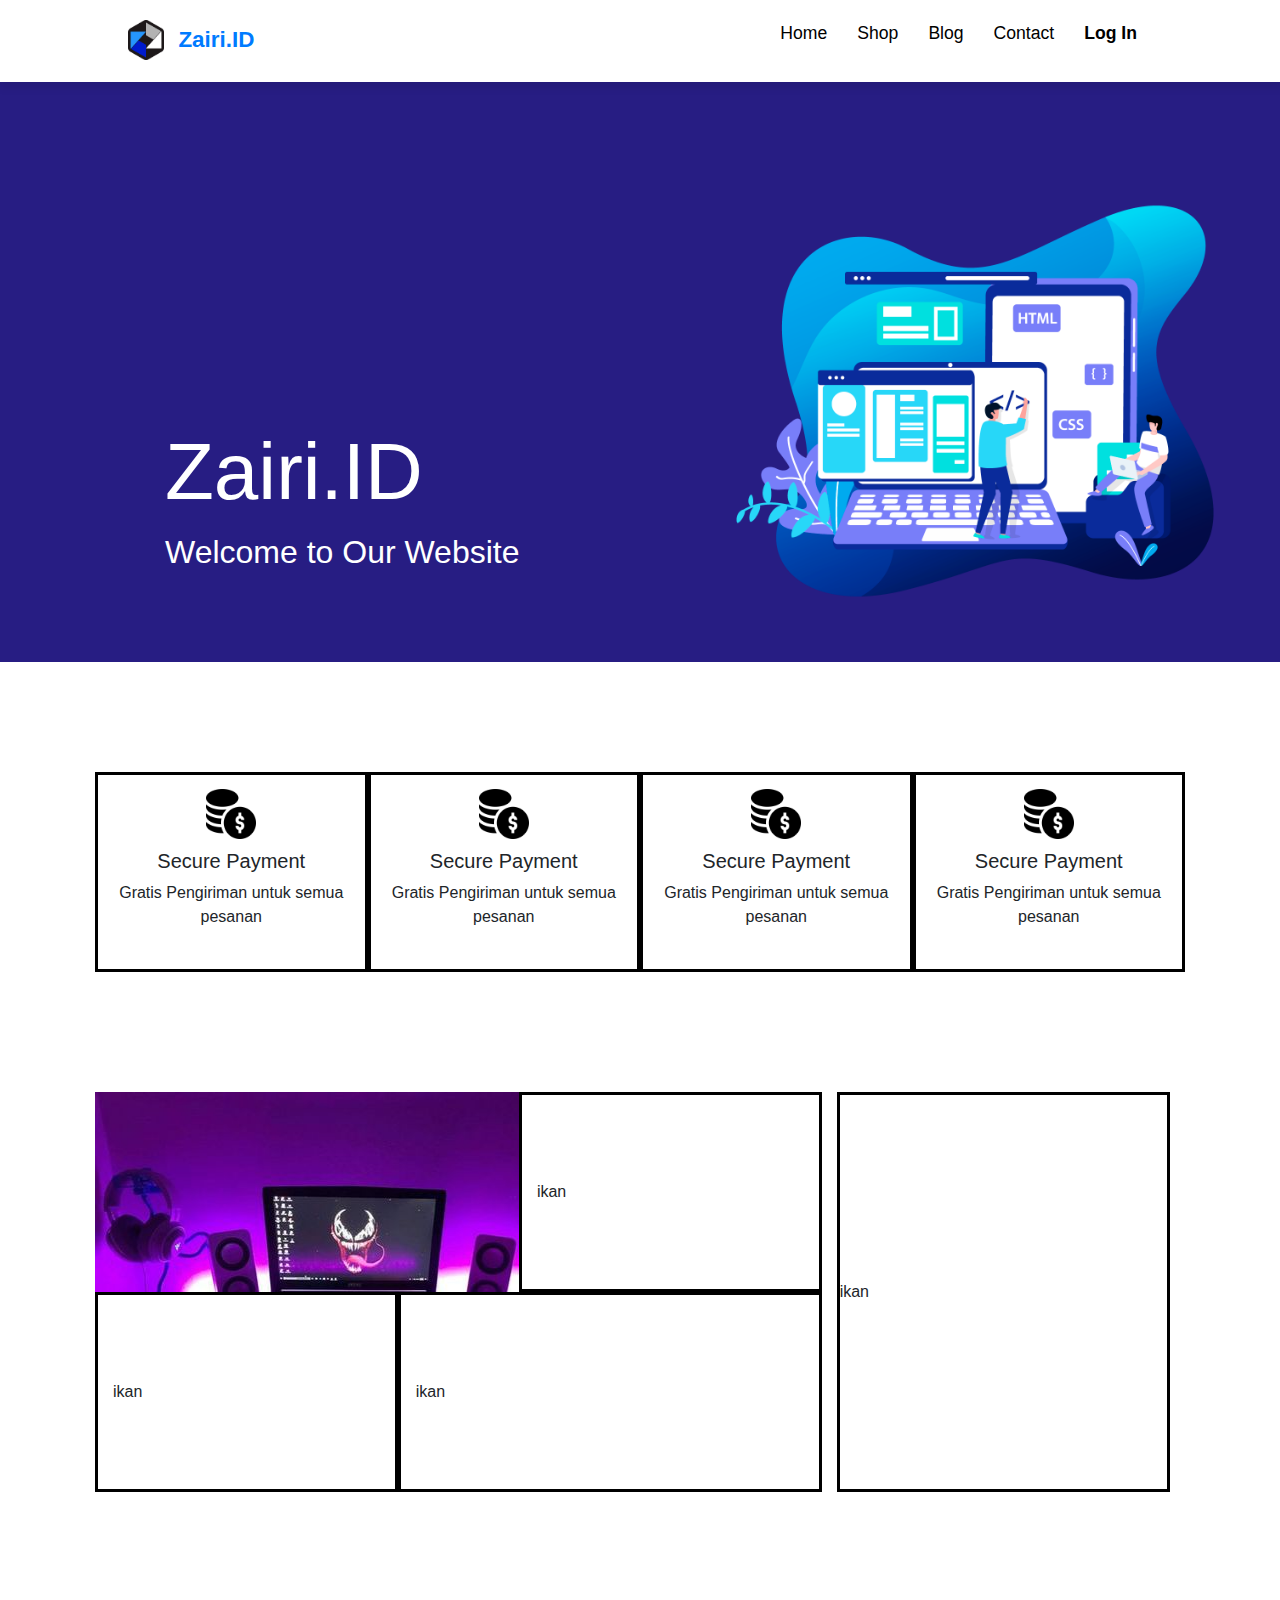
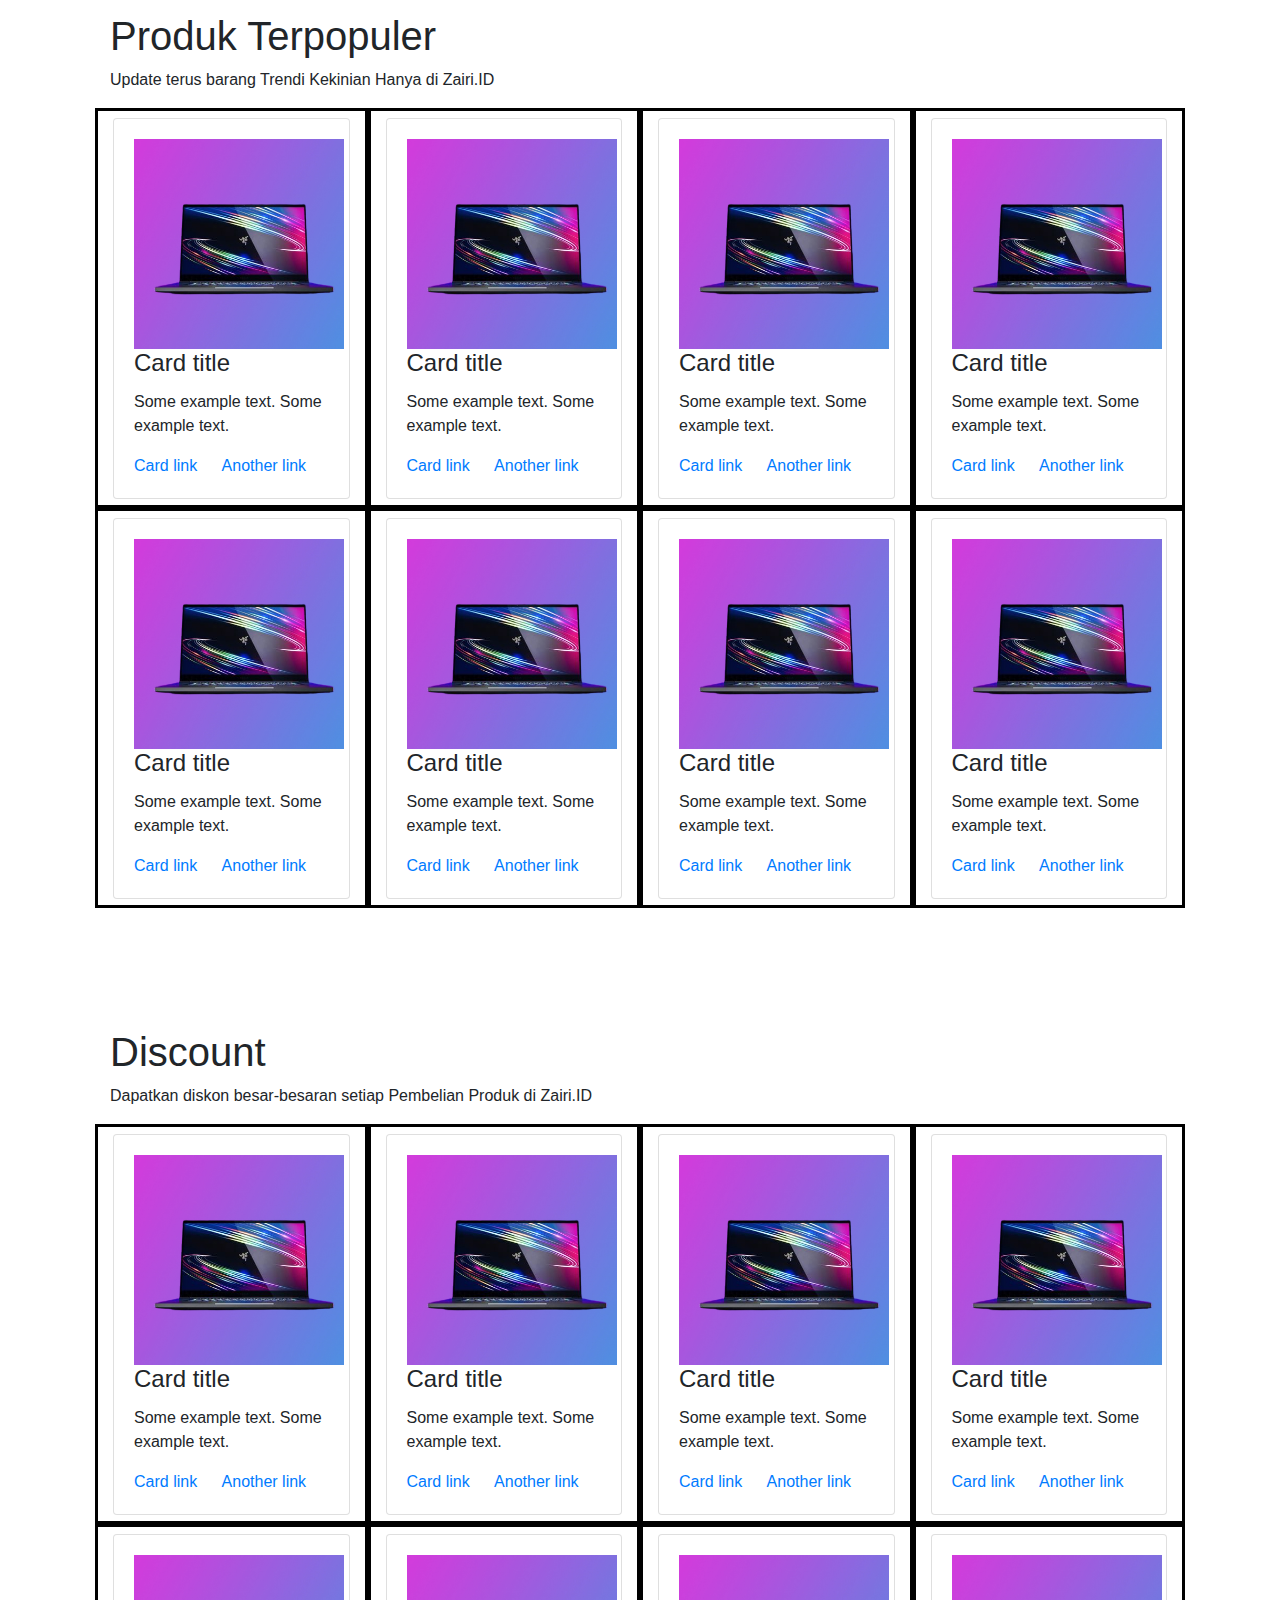
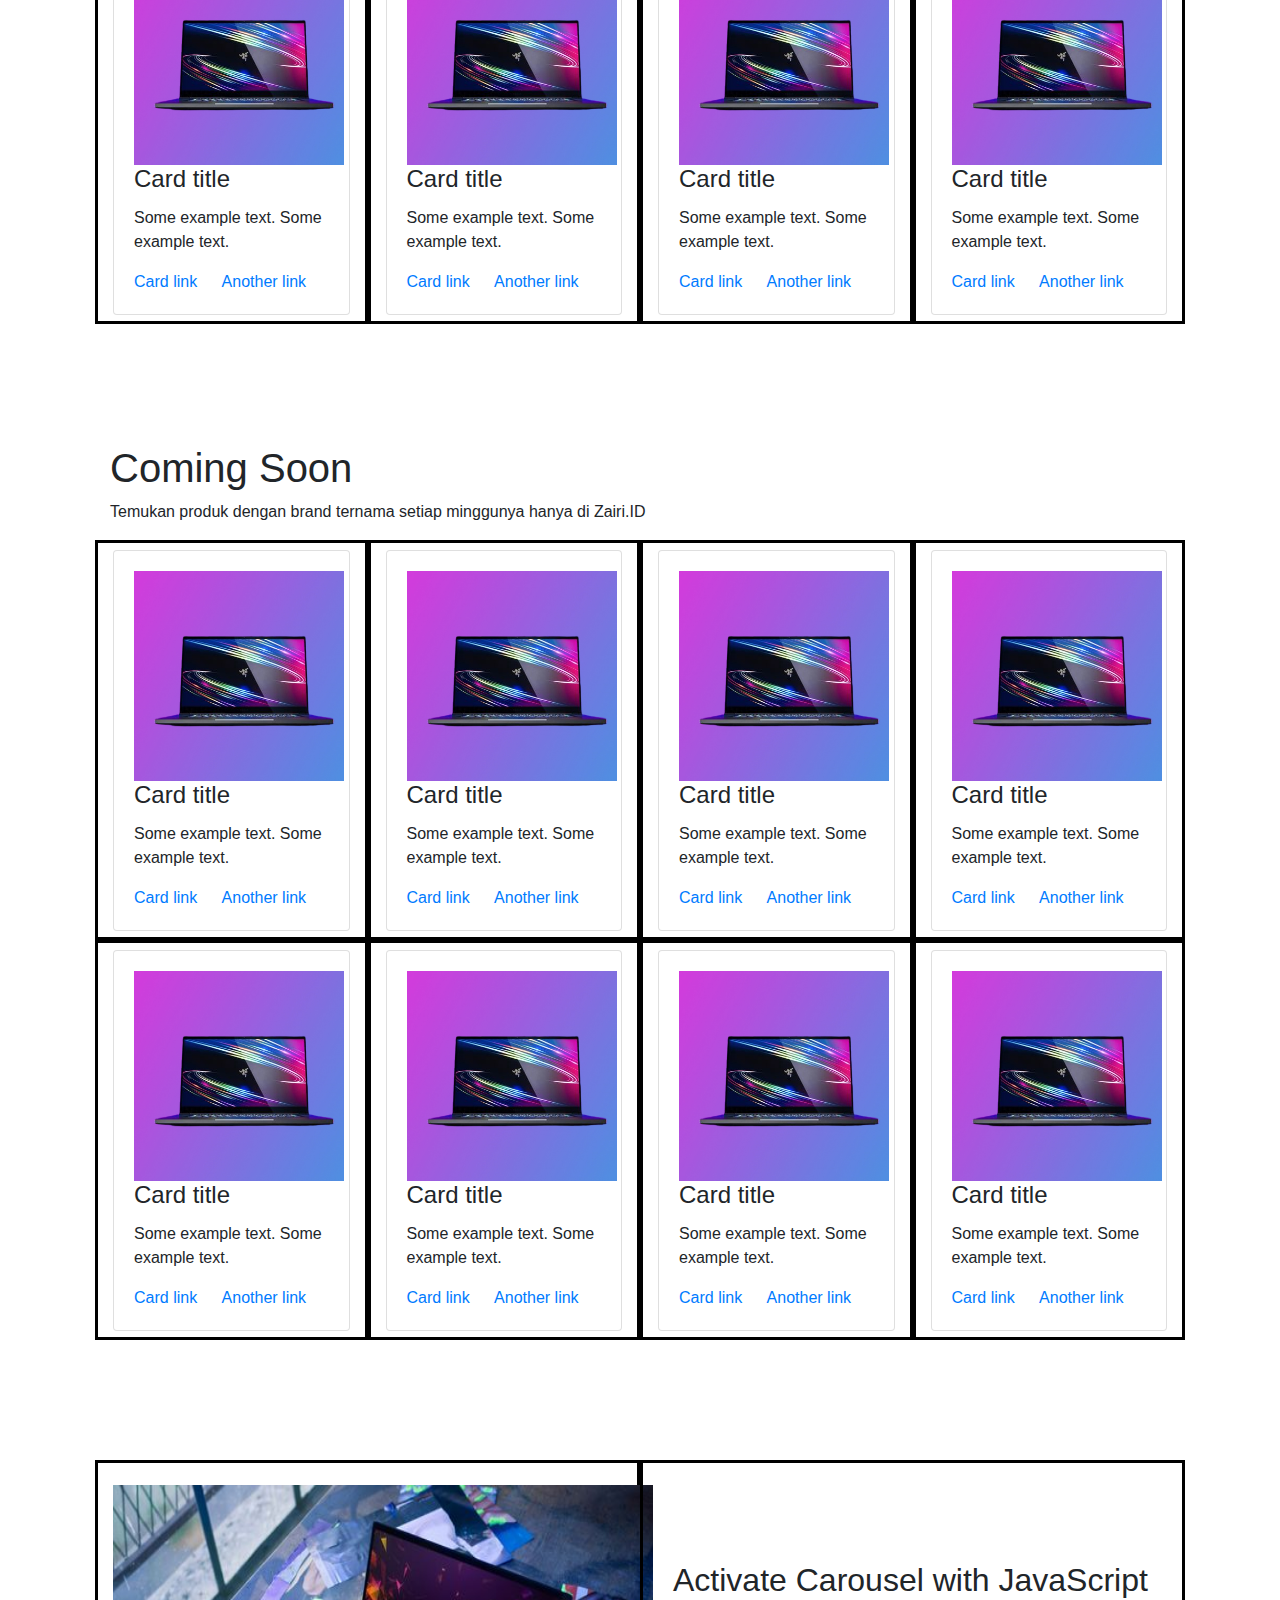
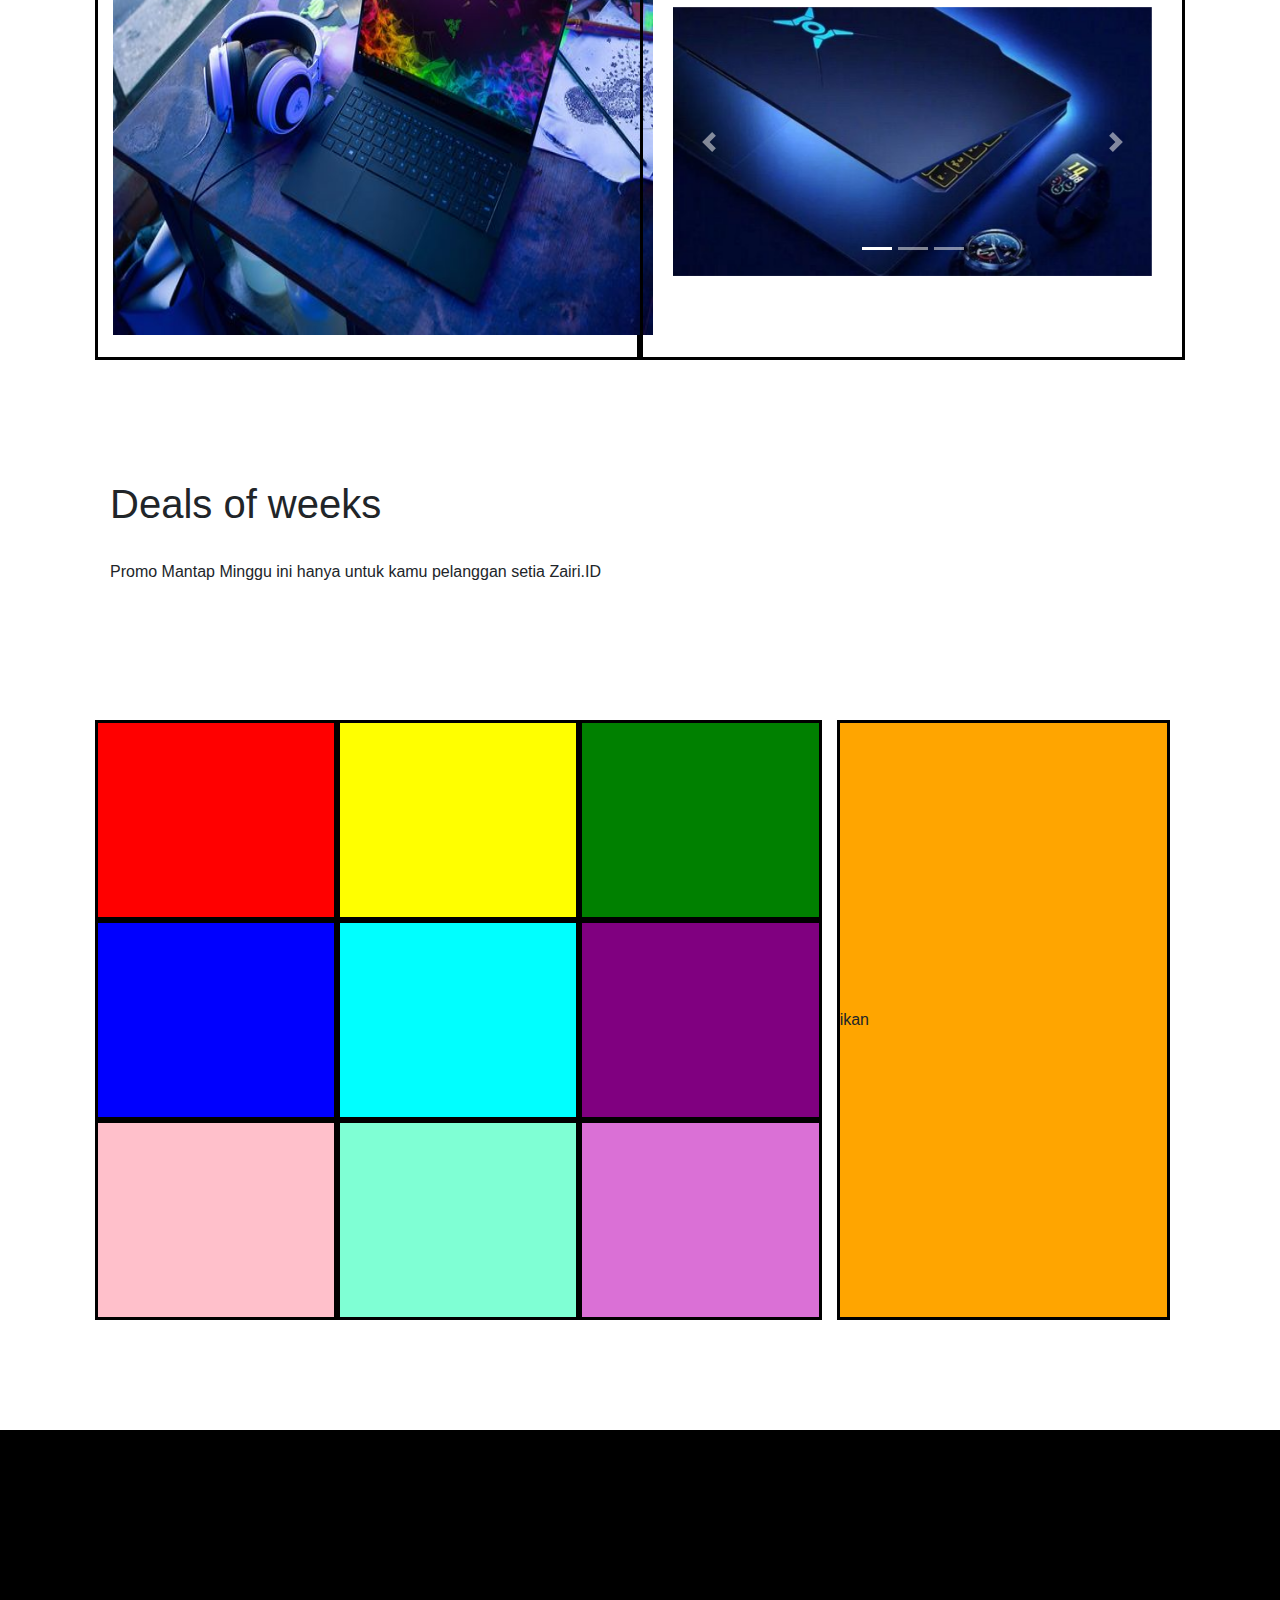
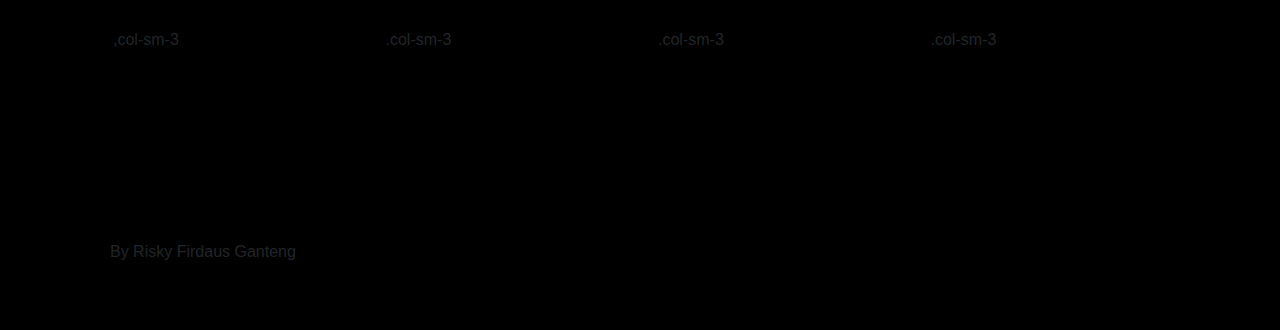
<file: index.html>
<!DOCTYPE html>
<html lang="en">
<head>
  <meta charset="UTF-8">
  <meta name="viewport" content="width=device-width, initial-scale=1.0">
  <title>E-commerce Lomba IT Fest</title>
  <!-- css -->
  <link rel="stylesheet" href="style.css">
  <!-- bootstrap 4 -->
  <link rel="stylesheet" href="https://cdn.jsdelivr.net/npm/bootstrap@4.6.1/dist/css/bootstrap.min.css">
  <script src="https://cdn.jsdelivr.net/npm/jquery@3.6.0/dist/jquery.slim.min.js"></script>
  <script src="https://cdn.jsdelivr.net/npm/popper.js@1.16.1/dist/umd/popper.min.js"></script>
  <script src="https://cdn.jsdelivr.net/npm/bootstrap@4.6.1/dist/js/bootstrap.bundle.min.js"></script>
  <!-- font -->
  <link rel="preconnect" href="https://fonts.gstatic.com">
<link href="https://fonts.googleapis.com/css2?family=Work+Sans:ital,wght@0,400;0,500;0,600;0,700;1,400;1,500;1,600&display=swap" rel="stylesheet">
<link rel="stylesheet" href="https://cdnjs.cloudflare.com/ajax/libs/font-awesome/4.7.0/css/font-awesome.min.css">
<style>
  /* Make the image fully responsive */
  .carousel-inner img {
    width: 100%;
    height: 100%;
  }
  </style>
</head>
<body>
  <div class="wrapper">
    <nav>
      <div class="container-flex">
        <div class="brand">     
        <img src="LogoZairi.png" alt="">
            <a href="#">Zairi.ID</a>
         </div>
         <div class="burger">
            <div class="bar1"></div>
        <div class="bar2"></div>
        <div class="bar3"></div>
         </div>
         <div class="bg-sidebar"></div>
         <ul class="sidebar">
            <li><a href="index.html">Home</a></li>
            <li><a href="#shop" class="dropdown" data-toggle="dropdown">
              Shop
              <div class="dropdown-menu">
                <a class="dropdown-item" href="shop.html">Shop Catagory</a>
                <a class="dropdown-item" href="product_details.html">Product Details</a>
                <a class="dropdown-item" href="product_checkout.html">Product Check Out</a>
                <a class="dropdown-item" href="shipping_chart.html">Shopping Chart</a>
                <a class="dropdown-item" href="confirmation.html">Confirmation</a>
              </div>
            </a></li>
            <li><a href="#blog" class="dropdown" data-toggle="dropdown">
              Blog
              <div class="dropdown-menu">
                <a class="dropdown-item" href="blog.html">Blog</a>
                <a class="dropdown-item" href="blog_details.html">Blog Details</a>
              </div>
            </a></li>
            <li><a href="#contact">Contact</a></li>
            <li><a href="login.html">Log In</a></li>
         </ul>
      </div>
    </nav>
  </div>
  <div class="jumbotron jumbotron-fluid" style="background-color: rgb(39, 29, 131);">
    <div class="row container">
      <div class="col-6 nm-usaha">
      <h1>Zairi.ID</h1>
      <p>Welcome to Our Website</p>
      </div>
      <div class="col-4">
        <img src="bnr.png" class="med-screen" alt="">
      </div>
    </div>
  </div>
  <div class="container-info">
    <div class="row">
    <div class="col-sm-3 info">
      <div class="row justify-content-center">
      <img src="money.png" style="height: 50px; margin-right: 10px; margin-left: 10px;" alt="">
      <div style="text-align: center; padding:10px;">
      <h5>Secure Payment</h5>
      <p>Gratis Pengiriman untuk semua pesanan</p>
    </div>
  </div>
    </div>
    <div class="col-sm-3 info">
      <div class="row justify-content-center">
        <img src="money.png" style="height: 50px; margin-right: 10px; margin-left: 10px;" alt="">
        <div style="text-align: center; padding:10px;">
        <h5>Secure Payment</h5>
        <p>Gratis Pengiriman untuk semua pesanan</p>
      </div>
    </div>
    </div>
    <div class="col-sm-3 info">
      <div class="row justify-content-center">
        <img src="money.png" style="height: 50px; margin-right: 10px; margin-left: 10px;" alt="">
        <div style="text-align: center; padding:10px;">
        <h5>Secure Payment</h5>
        <p>Gratis Pengiriman untuk semua pesanan</p>
      </div>
    </div>
    </div>
    <div class="col-sm-3 info">
      <div class="row justify-content-center">
        <img src="money.png" style="height: 50px; margin-right: 10px; margin-left: 10px;" alt="">
        <div style="text-align: center; padding:10px;">
        <h5>Secure Payment</h5>
        <p>Gratis Pengiriman untuk semua pesanan</p>
      </div>
    </div>
    </div>
    </div>
  </div>
  <section class="category-area">
  <div class="container-info">
    <div class="row justify-content-center">
      <div class="col-lg-8 col-sm-12">
        <div class="row">
          <div class="col-lg-7 col-md-8 info-gmbr1"></div>
          <div class="col-lg-5 col-md-6 info-gmbr">ikan</div>
          <div class="col-lg-5 col-md-6 info-gmbr">ikan</div>
          <div class="col-lg-7 col-md-8 info-gmbr">ikan</div>
      </div>
    </div>
    <div class="col-lg-4 col-md-6">
      <div class="potokanan-info">ikan</div>
    </div>
  </div>
  </div>
</section>
<div class="container-info">
  <h1>Produk Terpopuler</h1>
  <p>Update terus barang Trendi Kekinian Hanya di Zairi.ID</p>
  <div class="row">
  <div class="col-sm-3 brg-bwh">
    <div class="card">
      <div class="card-body" style="width: 250px;">
        <img src="br3.jpg" alt="" style="width: 210px;">
        <h4 class="card-title">Card title</h4>
        <p class="card-text">Some example text. Some example text.</p>
        <a href="#" class="card-link">Card link</a>
        <a href="#" class="card-link">Another link</a>
      </div>
    </div>
  </div>
  <div class="col-sm-3 brg-bwh"> 
    <div class="card">
      <div class="card-body" style="width: 250px;">
        <img src="br3.jpg" alt="" style="width: 210px;">
        <h4 class="card-title">Card title</h4>
        <p class="card-text">Some example text. Some example text.</p>
        <a href="#" class="card-link">Card link</a>
        <a href="#" class="card-link">Another link</a>
      </div>
    </div>
  </div>
  <div class="col-sm-3 brg-bwh">   
    <div class="card">
      <div class="card-body" style="width: 250px;">
        <img src="br3.jpg" alt="" style="width: 210px;">
        <h4 class="card-title">Card title</h4>
        <p class="card-text">Some example text. Some example text.</p>
        <a href="#" class="card-link">Card link</a>
        <a href="#" class="card-link">Another link</a>
      </div>
    </div>
  </div>
  <div class="col-sm-3 brg-bwh">
    <div class="card">
      <div class="card-body" style="width: 250px;">
        <img src="br3.jpg" alt="" style="width: 210px;">
        <h4 class="card-title">Card title</h4>
        <p class="card-text">Some example text. Some example text.</p>
        <a href="#" class="card-link">Card link</a>
        <a href="#" class="card-link">Another link</a>
      </div>
    </div>
  </div> 
  </div>
  <div class="row">
    <div class="col-sm-3 brg-bwh">
      <div class="card">
        <div class="card-body" style="width: 250px;">
          <img src="br3.jpg" alt="" style="width: 210px;">
          <h4 class="card-title">Card title</h4>
          <p class="card-text">Some example text. Some example text.</p>
          <a href="#" class="card-link">Card link</a>
          <a href="#" class="card-link">Another link</a>
        </div>
      </div>
    </div>
    <div class="col-sm-3 brg-bwh">
      <div class="card">
        <div class="card-body" style="width: 250px;">
          <img src="br3.jpg" alt="" style="width: 210px;">
          <h4 class="card-title">Card title</h4>
          <p class="card-text">Some example text. Some example text.</p>
          <a href="#" class="card-link">Card link</a>
          <a href="#" class="card-link">Another link</a>
        </div>
      </div>
    </div>
    <div class="col-sm-3 brg-bwh">
      <div class="card">
        <div class="card-body" style="width: 250px;">
          <img src="br3.jpg" alt="" style="width: 210px;">
          <h4 class="card-title">Card title</h4>
          <p class="card-text">Some example text. Some example text.</p>
          <a href="#" class="card-link">Card link</a>
          <a href="#" class="card-link">Another link</a>
        </div>
      </div>
    </div>
    <div class="col-sm-3 brg-bwh">
      <div class="card">
        <div class="card-body" style="width: 250px;">
          <img src="br3.jpg" alt="" style="width: 210px;">
          <h4 class="card-title">Card title</h4>
          <p class="card-text">Some example text. Some example text.</p>
          <a href="#" class="card-link">Card link</a>
          <a href="#" class="card-link">Another link</a>
        </div>
      </div>
    </div> 
    </div>
</div>
<div class="container-info">
  <h1>Discount</h1>
  <p>Dapatkan diskon besar-besaran setiap Pembelian Produk di Zairi.ID</p>
  <div class="row">
  <div class="col-sm-3 brg-bwh">
    <div class="card">
      <div class="card-body" style="width: 250px;">
        <img src="br3.jpg" alt="" style="width: 210px;">
        <h4 class="card-title">Card title</h4>
        <p class="card-text">Some example text. Some example text.</p>
        <a href="#" class="card-link">Card link</a>
        <a href="#" class="card-link">Another link</a>
      </div>
    </div>
  </div>
  <div class="col-sm-3 brg-bwh">
    <div class="card">
      <div class="card-body" style="width: 250px;">
        <img src="br3.jpg" alt="" style="width: 210px;">
        <h4 class="card-title">Card title</h4>
        <p class="card-text">Some example text. Some example text.</p>
        <a href="#" class="card-link">Card link</a>
        <a href="#" class="card-link">Another link</a>
      </div>
    </div>
  </div>
  <div class="col-sm-3 brg-bwh">
    <div class="card">
      <div class="card-body" style="width: 250px;">
        <img src="br3.jpg" alt="" style="width: 210px;">
        <h4 class="card-title">Card title</h4>
        <p class="card-text">Some example text. Some example text.</p>
        <a href="#" class="card-link">Card link</a>
        <a href="#" class="card-link">Another link</a>
      </div>
    </div>
  </div>
  <div class="col-sm-3 brg-bwh">
    <div class="card">
      <div class="card-body" style="width: 250px;">
        <img src="br3.jpg" alt="" style="width: 210px;">
        <h4 class="card-title">Card title</h4>
        <p class="card-text">Some example text. Some example text.</p>
        <a href="#" class="card-link">Card link</a>
        <a href="#" class="card-link">Another link</a>
      </div>
    </div>
  </div>
  </div>
  <div class="row">
    <div class="col-sm-3 brg-bwh">
      <div class="card">
        <div class="card-body" style="width: 250px;">
          <img src="br3.jpg" alt="" style="width: 210px;">
          <h4 class="card-title">Card title</h4>
          <p class="card-text">Some example text. Some example text.</p>
          <a href="#" class="card-link">Card link</a>
          <a href="#" class="card-link">Another link</a>
        </div>
      </div>
    </div>
    <div class="col-sm-3 brg-bwh">
      <div class="card">
        <div class="card-body" style="width: 250px;">
          <img src="br3.jpg" alt="" style="width: 210px;">
          <h4 class="card-title">Card title</h4>
          <p class="card-text">Some example text. Some example text.</p>
          <a href="#" class="card-link">Card link</a>
          <a href="#" class="card-link">Another link</a>
        </div>
      </div>
    </div>
    <div class="col-sm-3 brg-bwh">
      <div class="card">
        <div class="card-body" style="width: 250px;">
          <img src="br3.jpg" alt="" style="width: 210px;">
          <h4 class="card-title">Card title</h4>
          <p class="card-text">Some example text. Some example text.</p>
          <a href="#" class="card-link">Card link</a>
          <a href="#" class="card-link">Another link</a>
        </div>
      </div>
    </div>
    <div class="col-sm-3 brg-bwh">
      <div class="card">
        <div class="card-body" style="width: 250px;">
          <img src="br3.jpg" alt="" style="width: 210px;">
          <h4 class="card-title">Card title</h4>
          <p class="card-text">Some example text. Some example text.</p>
          <a href="#" class="card-link">Card link</a>
          <a href="#" class="card-link">Another link</a>
        </div>
      </div>
    </div> 
    </div>
</div>
<div class="container-info">
  <h1>Coming Soon</h1>
  <p>Temukan produk dengan brand ternama setiap minggunya hanya di Zairi.ID</p>
  <div class="row">
  <div class="col-sm-3 brg-bwh">
    <div class="card">
      <div class="card-body" style="width: 250px;">
        <img src="br3.jpg" alt="" style="width: 210px;">
        <h4 class="card-title">Card title</h4>
        <p class="card-text">Some example text. Some example text.</p>
        <a href="#" class="card-link">Card link</a>
        <a href="#" class="card-link">Another link</a>
      </div>
    </div>
  </div>
  <div class="col-sm-3 brg-bwh">
    <div class="card">
      <div class="card-body" style="width: 250px;">
        <img src="br3.jpg" alt="" style="width: 210px;">
        <h4 class="card-title">Card title</h4>
        <p class="card-text">Some example text. Some example text.</p>
        <a href="#" class="card-link">Card link</a>
        <a href="#" class="card-link">Another link</a>
      </div>
    </div>
  </div>
  <div class="col-sm-3 brg-bwh">
    <div class="card">
      <div class="card-body" style="width: 250px;">
        <img src="br3.jpg" alt="" style="width: 210px;">
        <h4 class="card-title">Card title</h4>
        <p class="card-text">Some example text. Some example text.</p>
        <a href="#" class="card-link">Card link</a>
        <a href="#" class="card-link">Another link</a>
      </div>
    </div>
  </div>
  <div class="col-sm-3 brg-bwh">
    <div class="card">
      <div class="card-body" style="width: 250px;">
        <img src="br3.jpg" alt="" style="width: 210px;">
        <h4 class="card-title">Card title</h4>
        <p class="card-text">Some example text. Some example text.</p>
        <a href="#" class="card-link">Card link</a>
        <a href="#" class="card-link">Another link</a>
      </div>
    </div>
  </div>
  </div>
  <div class="row">
    <div class="col-sm-3 brg-bwh">
      <div class="card">
      <div class="card-body" style="width: 250px;">
        <img src="br3.jpg" alt="" style="width: 210px;">
        <h4 class="card-title">Card title</h4>
        <p class="card-text">Some example text. Some example text.</p>
        <a href="#" class="card-link">Card link</a>
        <a href="#" class="card-link">Another link</a>
      </div>
    </div>
  </div>
    <div class="col-sm-3 brg-bwh">
      <div class="card">
        <div class="card-body" style="width: 250px;">
          <img src="br3.jpg" alt="" style="width: 210px;">
          <h4 class="card-title">Card title</h4>
          <p class="card-text">Some example text. Some example text.</p>
          <a href="#" class="card-link">Card link</a>
          <a href="#" class="card-link">Another link</a>
        </div>
      </div>
    </div>
    <div class="col-sm-3 brg-bwh">
      <div class="card">
        <div class="card-body" style="width: 250px;">
          <img src="br3.jpg" alt="" style="width: 210px;">
          <h4 class="card-title">Card title</h4>
          <p class="card-text">Some example text. Some example text.</p>
          <a href="#" class="card-link">Card link</a>
          <a href="#" class="card-link">Another link</a>
        </div>
      </div>
    </div>
    <div class="col-sm-3 brg-bwh">
      <div class="card">
        <div class="card-body" style="width: 250px;">
          <img src="br3.jpg" alt="" style="width: 210px;">
          <h4 class="card-title">Card title</h4>
          <p class="card-text">Some example text. Some example text.</p>
          <a href="#" class="card-link">Card link</a>
          <a href="#" class="card-link">Another link</a>
        </div>
      </div>
    </div> 
    </div>
</div>
<div class="container-info">
<div class="row">
  <div class="col-sm-6 bnr-bwh">
        <img src="bg4.jpg" style="width: 540px; height: 450px;" alt="">
  </div>
  <div class="col-sm-6 bnr-bwh">
    <div class="container mt-3">
      <h2>Activate Carousel with JavaScript</h2>
      <div id="myCarousel" class="carousel slide">
      
        <!-- Indicators -->
        <ul class="carousel-indicators">
          <li class="item1 active"></li>
          <li class="item2"></li>
          <li class="item3"></li>
        </ul>
        
        <!-- The slideshow -->
        <div class="carousel-inner">
          <div class="carousel-item active">
            <img src="bg3.jpg" alt="Los Angeles" width="400" height="400">
          </div>
          <div class="carousel-item">
            <img src="bg3.jpg" alt="Chicago" width="400" height="400">
          </div>
          <div class="carousel-item">
            <img src="bg3.jpg" alt="New York" width="400" height="400">
          </div>
        </div>
        
        <!-- Left and right controls -->
        <a class="carousel-control-prev" href="#myCarousel">
          <span class="carousel-control-prev-icon"></span>
        </a>
        <a class="carousel-control-next" href="#myCarousel">
          <span class="carousel-control-next-icon"></span>
        </a>
      </div>
      </div>
      
  </div>
</div>
</div>

<div class="container-info">
  <h1>Deals of weeks</h1><br>
  <p>Promo Mantap Minggu ini hanya untuk kamu pelanggan setia Zairi.ID</p>
</div>
<section class="category-area">
  <div class="container-info">
    <div class="row justify-content-center">
      <div class="col-lg-8 col-sm-12">
        <div class="row">
          <div class="col-lg-4 col-md-4 info" style="background-color: red;"></div>
          <div class="col-lg-4 col-md-4 info" style="background-color: yellow;"></div>
          <div class="col-lg-4 col-md-4 info" style="background-color: green;"></div>
      </div>
      <div class="row">
        <div class="col-lg-4 col-md-4 info" style="background-color: blue;"></div>
        <div class="col-lg-4 col-md-4 info" style="background-color: aqua;"></div>
        <div class="col-lg-4 col-md-4 info" style="background-color: purple;"></div>
    </div>
    <div class="row">
      <div class="col-lg-4 col-md-4 info" style="background-color: pink;"></div>
      <div class="col-lg-4 col-md-4 info" style="background-color: aquamarine;"></div>
      <div class="col-lg-4 col-md-4 info" style="background-color: orchid;"></div>
  </div>
    </div>
    <div class="col-lg-4 col-md-6">
      <div class="potobwh-info" style="background-color: orange;">ikan</div>
    </div>
  </div>
  </div>
</section>
<script src="script.js"></script>
</body>
<footer class="bwh">
  <div class="container-info">
    <div class="row">
    <div class="col-sm-3 brg-bwh">,col-sm-3</div>
    <div class="col-sm-3 brg-bwh">.col-sm-3</div>
    <div class="col-sm-3 brg-bwh">.col-sm-3</div>
    <div class="col-sm-3 brg-bwh">.col-sm-3</div>
    </div>
    <div>
      <p>By Risky Firdaus Ganteng </p>
    </div>
</footer>
</html>
</file>
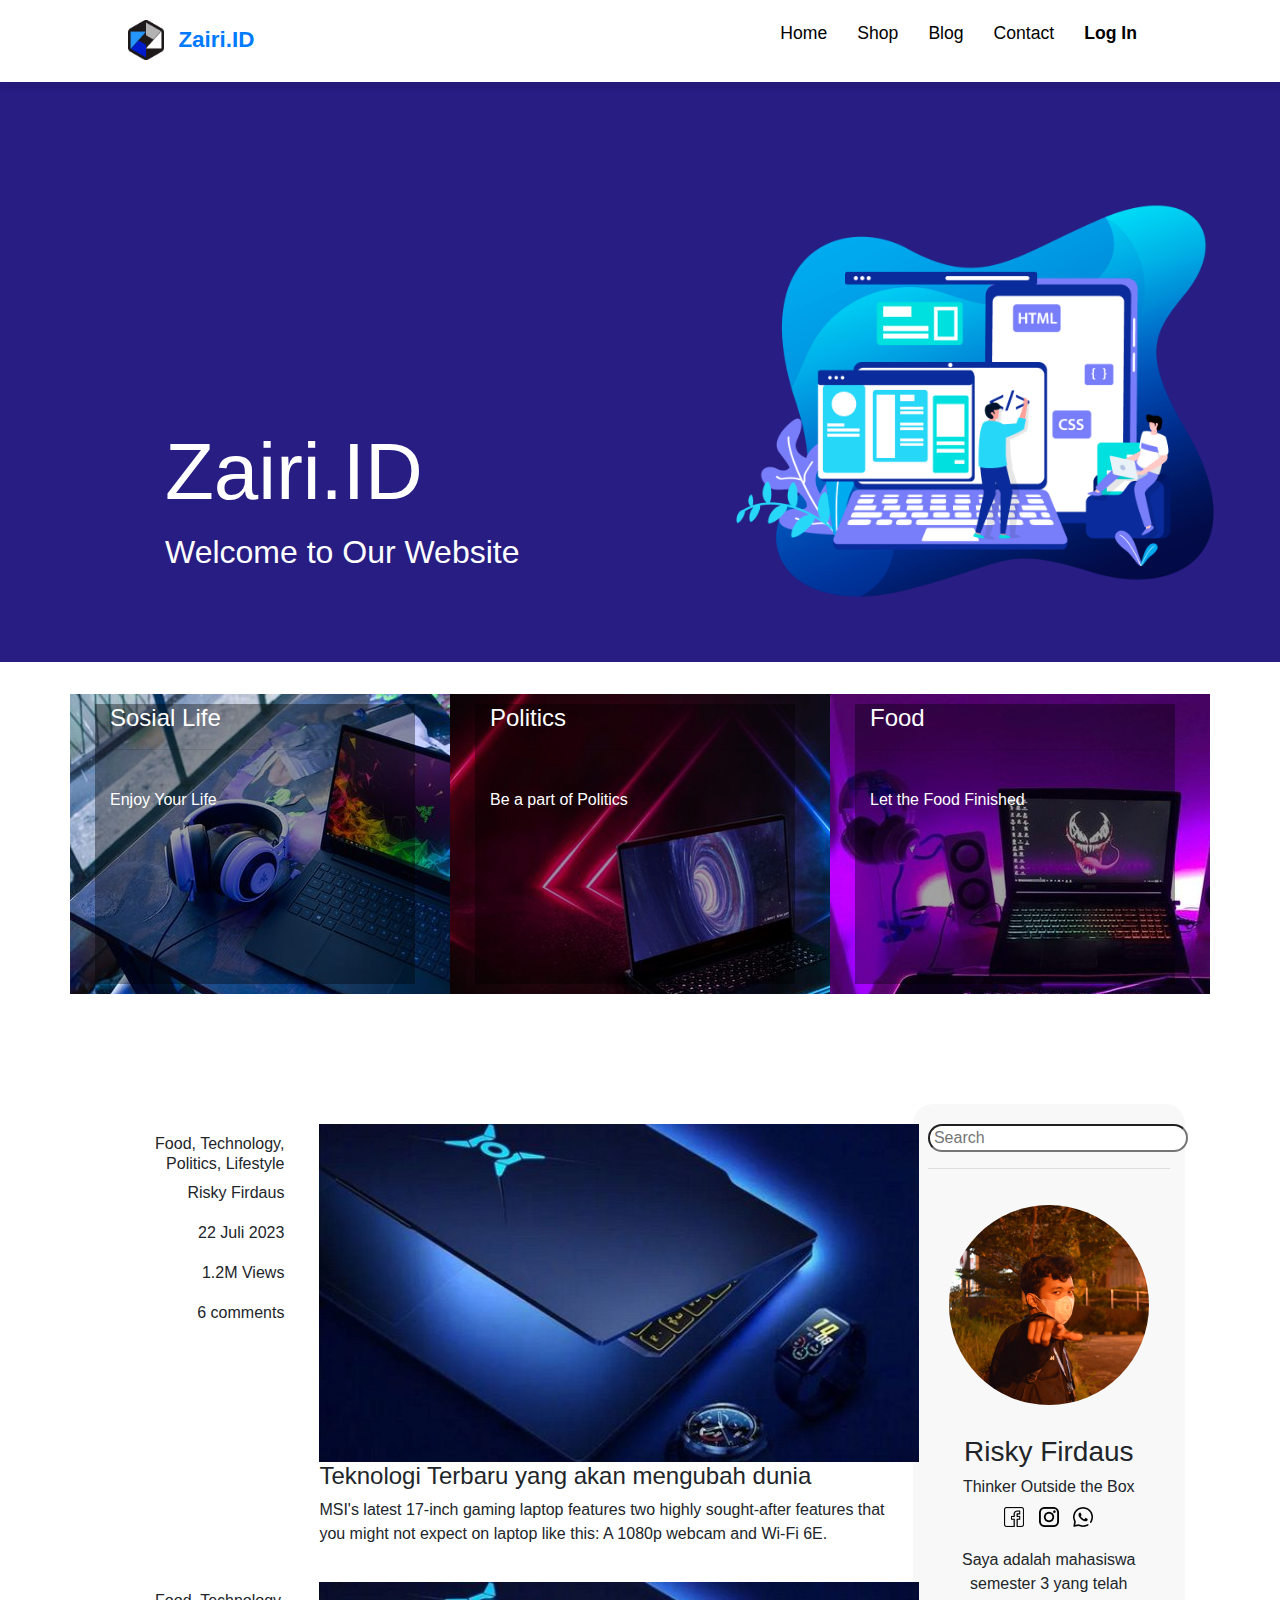
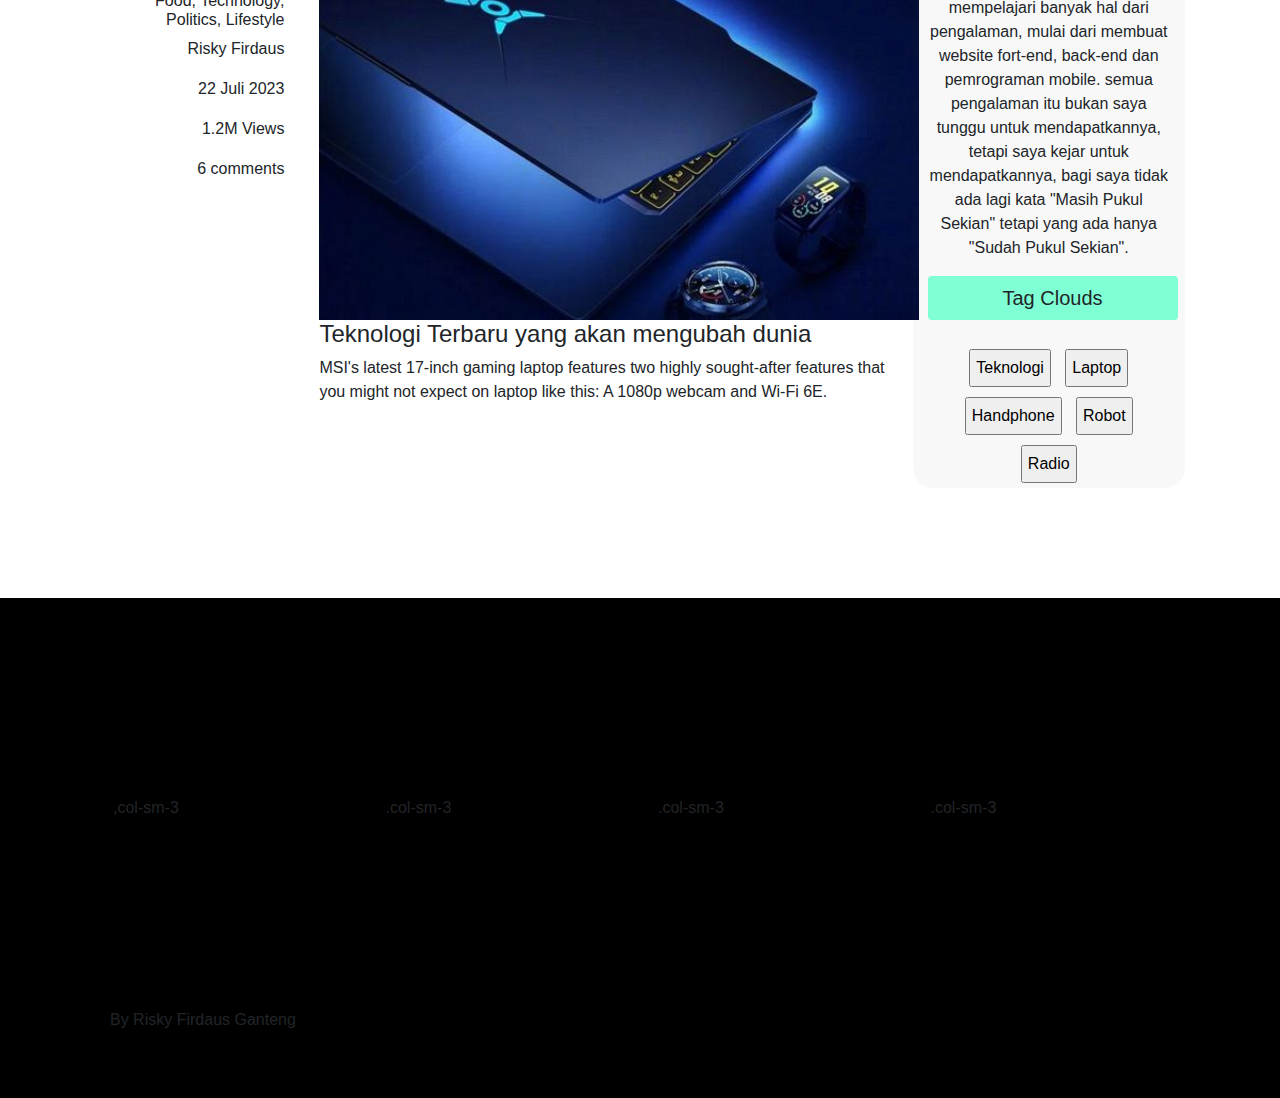
<file: blog.html>
<!DOCTYPE html>
<html lang="en">
<head>
  <meta charset="UTF-8">
  <meta name="viewport" content="width=device-width, initial-scale=1.0">
  <title>E-commerce Lomba IT Fest</title>
  <!-- css -->
  <link rel="stylesheet" href="style.css">
  <!-- bootstrap 4 -->
  <link rel="stylesheet" href="https://cdn.jsdelivr.net/npm/bootstrap@4.6.1/dist/css/bootstrap.min.css">
  <script src="https://cdn.jsdelivr.net/npm/jquery@3.6.0/dist/jquery.slim.min.js"></script>
  <script src="https://cdn.jsdelivr.net/npm/popper.js@1.16.1/dist/umd/popper.min.js"></script>
  <script src="https://cdn.jsdelivr.net/npm/bootstrap@4.6.1/dist/js/bootstrap.bundle.min.js"></script>
  <!-- font -->
  <link rel="preconnect" href="https://fonts.gstatic.com">
<link href="https://fonts.googleapis.com/css2?family=Work+Sans:ital,wght@0,400;0,500;0,600;0,700;1,400;1,500;1,600&display=swap" rel="stylesheet">
<link rel="stylesheet" href="https://cdnjs.cloudflare.com/ajax/libs/font-awesome/4.7.0/css/font-awesome.min.css">
<style>
  /* Make the image fully responsive */
  .carousel-inner img {
    width: 100%;
    height: 100%;
  }
  </style>
</head>
<body>
  <div class="wrapper">
    <nav>
      <div class="container-flex">
        <div class="brand">     
        <img src="LogoZairi.png" alt="">
            <a href="#">Zairi.ID</a>
         </div>
         <div class="burger">
            <div class="bar1"></div>
        <div class="bar2"></div>
        <div class="bar3"></div>
         </div>
         <div class="bg-sidebar"></div>
         <ul class="sidebar">
            <li><a href="index.html">Home</a></li>
            <li><a href="#shop" class="dropdown" data-toggle="dropdown">
              Shop
              <div class="dropdown-menu">
                <a class="dropdown-item" href="shop.html">Shop Catagory</a>
                <a class="dropdown-item" href="product_details.html">Product Details</a>
                <a class="dropdown-item" href="product_checkout.html">Product Check Out</a>
                <a class="dropdown-item" href="shipping_chart.html">Shopping Chart</a>
                <a class="dropdown-item" href="confirmation.html">Confirmation</a>
              </div>
            </a></li>
            <li><a href="#blog" class="dropdown" data-toggle="dropdown">
              Blog
              <div class="dropdown-menu">
                <a class="dropdown-item" href="blog.html">Blog</a>
                <a class="dropdown-item" href="blog_details.html">Blog Details</a>
              </div>
            </a></li>
            <li><a href="#contact">Contact</a></li>
            <li><a href="login.html">Log In</a></li>
         </ul>
      </div>
    </nav>
  </div>
  <div class="jumbotron jumbotron-fluid" style="background-color: rgb(39, 29, 131);">
    <div class="row container">
      <div class="col-6 nm-usaha">
      <h1>Zairi.ID</h1>
      <p>Welcome to Our Website</p>
      </div>
      <div class="col-4">
        <img src="bnr.png" class="med-screen" alt="">
      </div>
    </div>
  </div>
  <div class="container">
    <div class="row">
        <div class="col-sm-4" style="background-image:url(bg4.jpg); height: 300px;">
            <div class="container" 
            style="background-color: rgba(0, 0, 0, 0.37); 
            height: 280px; width: 320px; 
            margin: 10px; color: white;">
                <h4>Sosial Life</h4><hr><br>
                <h6>Enjoy Your Life</h6>
            </div>
        </div>
        <div class="col-sm-4" style="background-image:url(b2.jpg); height: 300px;">
            <div class="container" 
            style="background-color: rgba(0, 0, 0, 0.37); 
            height: 280px; width: 320px; 
            margin: 10px; color: white;">
                <h4>Politics</h4><hr><br>
                <h6>Be a part of Politics</h6>
            </div>
        </div>
        <div class="col-sm-4" style="background-image:url(b1.jpg); height: 300px;">
            <div class="container" 
            style="background-color: rgba(0, 0, 0, 0.37); 
            height: 280px; width: 320px; 
            margin: 10px; color: white;">
                <h4>Food</h4><hr><br>
                <h6>Let the Food Finished</h6>
            </div>
        </div>
    </div>
  </div>
  <div class="container-info">
    <div class="row">
        <div class="col-sm-9">
            <div class="row">
                <div class="col-sm-3" style="text-align: right;">
                  <div class="row">
                    <div class="col-sm-12" style="margin-top: 30px;">
                      <h6>Food, Technology, Politics, Lifestyle</h6>
                      <p>Risky Firdaus</p>
                      <p>22 Juli 2023</p>
                      <p>1.2M Views</p>
                      <p>6 comments</p>
                    </div>
                    <div class="col-sm-12" style="margin-top: 250px;">
                      <h6>Food, Technology, Politics, Lifestyle</h6>
                      <p>Risky Firdaus</p>
                      <p>22 Juli 2023</p>
                      <p>1.2M Views</p>
                      <p>6 comments</p>
                    </div>
                  </div>
                </div>
                <div class="col-sm-9" style="padding: 20px;">
                  <div class="row">
                    <div class="col-sm-12">
                      <img src="bg3.jpg" alt="" style="width: 600px;">
                      <h4>Teknologi Terbaru yang akan mengubah dunia</h4>
                      <p>MSI's latest 17-inch gaming laptop features two highly sought-after features that you might not expect on laptop like this: A 1080p webcam and Wi-Fi 6E.</p>
                    </div><br>
                    <div class="col-sm-12" style="margin-top: 20px;">
                      <img src="bg3.jpg" alt="" style="width: 600px;">
                      <h4>Teknologi Terbaru yang akan mengubah dunia</h4>
                      <p>MSI's latest 17-inch gaming laptop features two highly sought-after features that you might not expect on laptop like this: A 1080p webcam and Wi-Fi 6E.</p>
                    </div>
                  </div>
                </div>
            </div>
        </div>
        <div class="col-sm-3" style="background-color: rgba(80, 80, 80, 0.041); border-radius: 20px;">
        <div class="row">
          <div class="col-sm-12">
            <input type="search" placeholder=" Search" style="margin-top: 20px; width: 260px; border-radius: 20px;" required><br><hr>
          </div>
          <div class="col-sm-12" style="padding-top: 20px; text-align: center;">
            <img src="pp1.jpg" alt="" style="width: 200px; height: 200px; border-radius: 100px;">
            <h3 style="margin-top: 30px;">Risky Firdaus</h3>
            <h6>Thinker Outside the Box</h6>
            <img src="facebook.png" href="#" style="width: 20px; margin-right: 10px;">
            <img src="instagram-logo.png" href="#" style="width: 20px; margin-right: 10px;">
            <img src="whatsapp.png" href="https://wa.me/062140832906" style="width: 20px;">
          </div><br>
          <div class="col-sm-12" style="text-align: center; margin-top: 20px;">
              <p>Saya adalah mahasiswa semester 3 yang telah mempelajari banyak hal dari pengalaman, mulai dari membuat website fort-end, back-end dan pemrograman mobile. semua pengalaman itu bukan saya tunggu untuk mendapatkannya, tetapi saya kejar untuk mendapatkannya, bagi saya tidak ada lagi kata "Masih Pukul Sekian" tetapi yang ada hanya "Sudah Pukul Sekian". </p>  
          </div>
          <div class="col-sm-12" style="text-align: center;">
            <input type="button" value="Tag Clouds" class="btn" style="font-size: 20px; width: 250px; background-color: aquamarine;"><br><br>
          </div>
          <div class="col-sm-12" style="text-align: center;">
            <input type="button" value="Teknologi" style="margin: 5px; padding: 5px;">
            <input type="button" value="Laptop" style="margin: 5px; padding: 5px;">
            <input type="button" value="Handphone" style="margin: 5px; padding: 5px;">
            <input type="button" value="Robot" style="margin: 5px; padding: 5px;">
            <input type="button" value="Radio" style="margin: 5px; padding: 5px;">
          </div>
        </div>
        </div>
    </div>
  </div>
  <script src="script.js"></script>
</body>
<footer class="bwh">
  <div class="container-info">
    <div class="row">
    <div class="col-sm-3  brg-bwh">,col-sm-3</div>
    <div class="col-sm-3 brg-bwh">.col-sm-3</div>
    <div class="col-sm-3 brg-bwh">.col-sm-3</div>
    <div class="col-sm-3 brg-bwh">.col-sm-3</div>
    </div>
    <div>
      <p>By Risky Firdaus Ganteng </p>
    </div>
</footer>
</html>
</file>
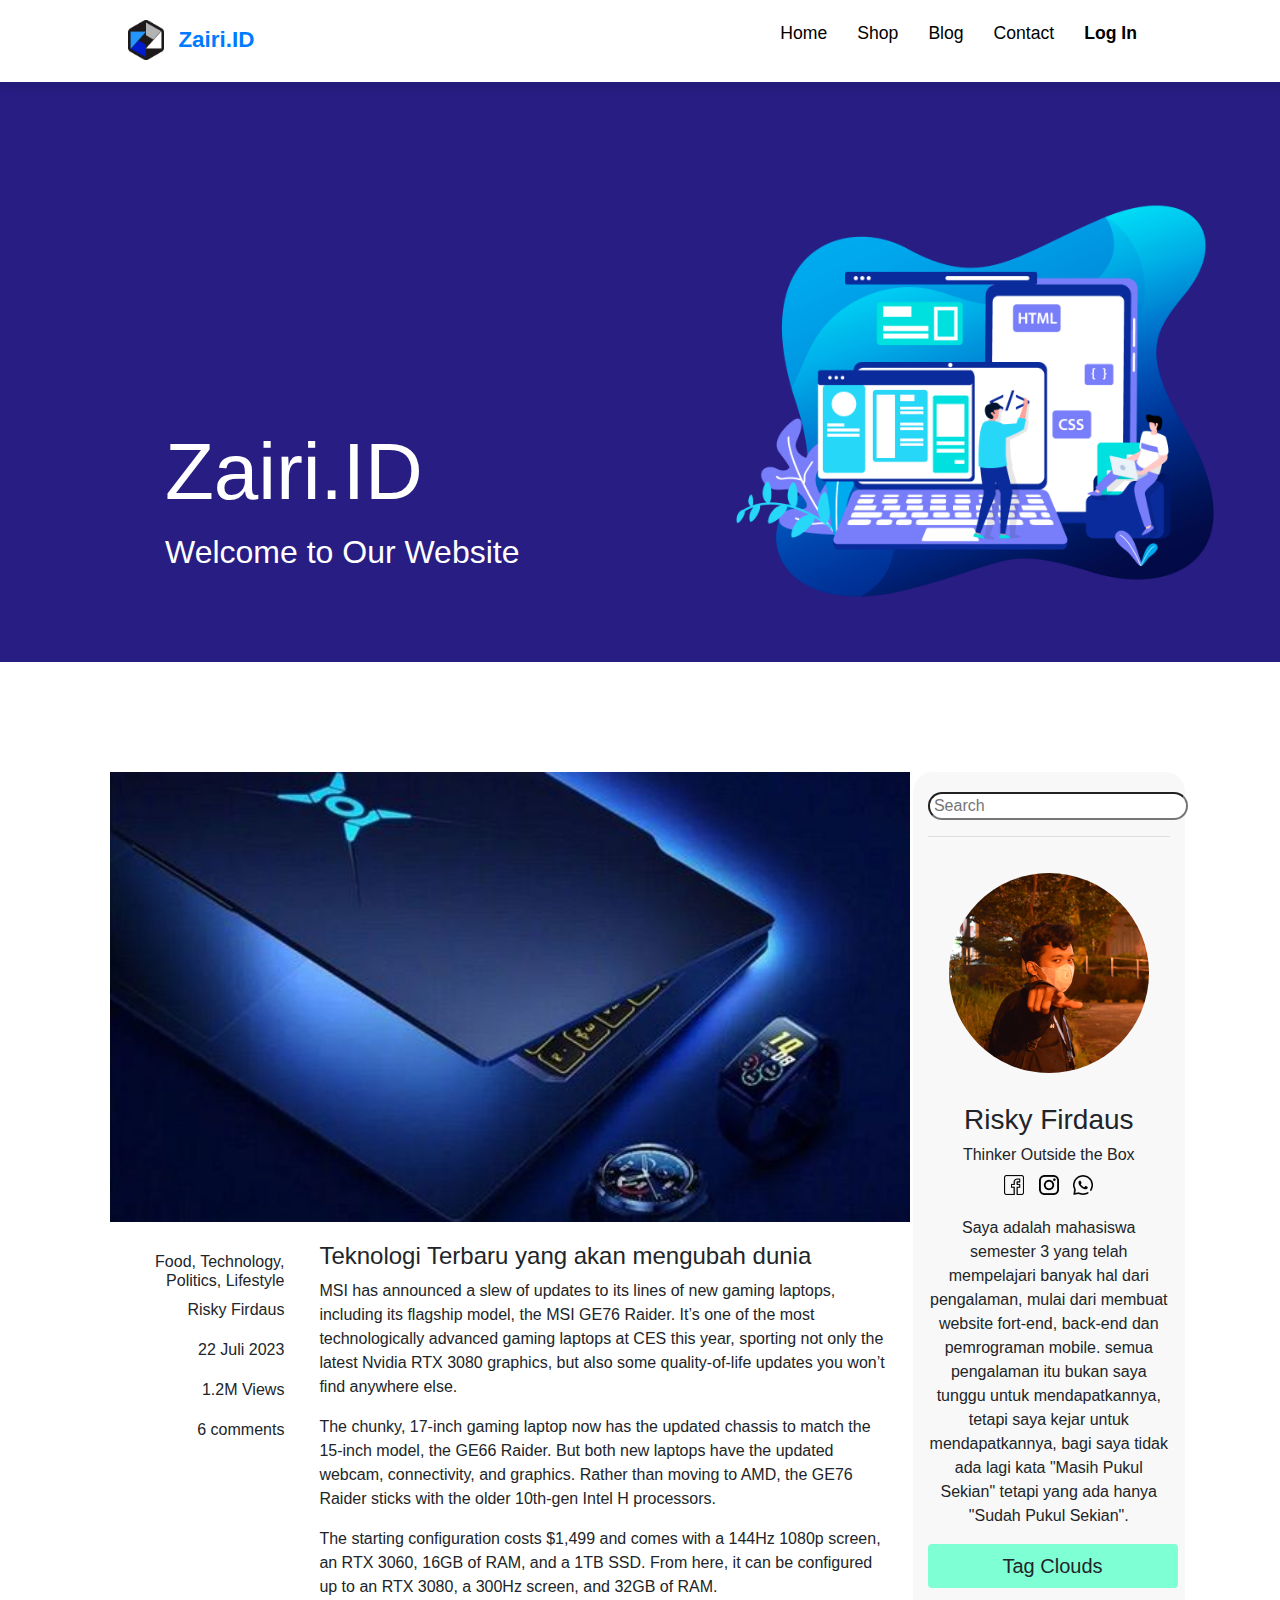
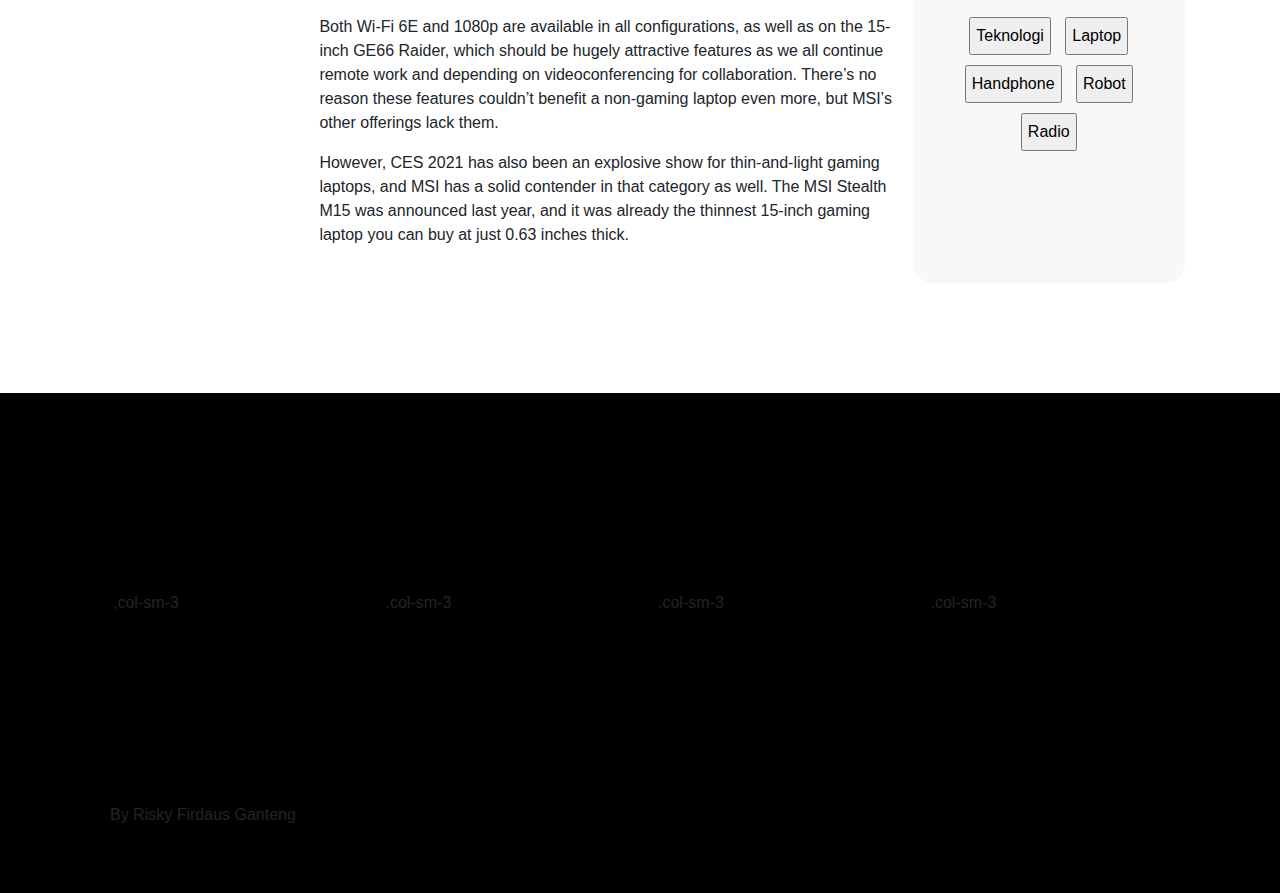
<file: blog_details.html>
<!DOCTYPE html>
<html lang="en">
<head>
  <meta charset="UTF-8">
  <meta name="viewport" content="width=device-width, initial-scale=1.0">
  <title>E-commerce Lomba IT Fest</title>
  <!-- css -->
  <link rel="stylesheet" href="style.css">
  <!-- bootstrap 4 -->
  <link rel="stylesheet" href="https://cdn.jsdelivr.net/npm/bootstrap@4.6.1/dist/css/bootstrap.min.css">
  <script src="https://cdn.jsdelivr.net/npm/jquery@3.6.0/dist/jquery.slim.min.js"></script>
  <script src="https://cdn.jsdelivr.net/npm/popper.js@1.16.1/dist/umd/popper.min.js"></script>
  <script src="https://cdn.jsdelivr.net/npm/bootstrap@4.6.1/dist/js/bootstrap.bundle.min.js"></script>
  <!-- font -->
  <link rel="preconnect" href="https://fonts.gstatic.com">
<link href="https://fonts.googleapis.com/css2?family=Work+Sans:ital,wght@0,400;0,500;0,600;0,700;1,400;1,500;1,600&display=swap" rel="stylesheet">
<link rel="stylesheet" href="https://cdnjs.cloudflare.com/ajax/libs/font-awesome/4.7.0/css/font-awesome.min.css">
<style>
  /* Make the image fully responsive */
  .carousel-inner img {
    width: 100%;
    height: 100%;
  }
  </style>
</head>
<body>
  <div class="wrapper">
    <nav>
      <div class="container-flex">
        <div class="brand">     
        <img src="LogoZairi.png" alt="">
            <a href="#">Zairi.ID</a>
         </div>
         <div class="burger">
            <div class="bar1"></div>
        <div class="bar2"></div>
        <div class="bar3"></div>
         </div>
         <div class="bg-sidebar"></div>
         <ul class="sidebar">
            <li><a href="index.html">Home</a></li>
            <li><a href="#shop" class="dropdown" data-toggle="dropdown">
              Shop
              <div class="dropdown-menu">
                <a class="dropdown-item" href="shop.html">Shop Catagory</a>
                <a class="dropdown-item" href="product_details.html">Product Details</a>
                <a class="dropdown-item" href="product_checkout.html">Product Check Out</a>
                <a class="dropdown-item" href="shipping_chart.html">Shopping Chart</a>
                <a class="dropdown-item" href="confirmation.html">Confirmation</a>
              </div>
            </a></li>
            <li><a href="#blog" class="dropdown" data-toggle="dropdown">
              Blog
              <div class="dropdown-menu">
                <a class="dropdown-item" href="blog.html">Blog</a>
                <a class="dropdown-item" href="blog_details.html">Blog Details</a>
              </div>
            </a></li>
            <li><a href="#contact">Contact</a></li>
            <li><a href="login.html">Log In</a></li>
         </ul>
      </div>
    </nav>
  </div>
  <div class="jumbotron jumbotron-fluid" style="background-color: rgb(39, 29, 131);">
    <div class="row container">
      <div class="col-6 nm-usaha">
      <h1>Zairi.ID</h1>
      <p>Welcome to Our Website</p>
      </div>
      <div class="col-4">
        <img src="bnr.png" class="med-screen" alt="">
      </div>
    </div>
  </div>
  <div class="container-info">
    <div class="row">
        <div class="col-sm-9">
            <img src="bg3.jpg" alt="" style="width: 800px;">
            <div class="row">
                <div class="col-sm-3" style="text-align: right;">
                  <div class="row">
                    <div class="col-sm-12" style="margin-top: 30px;">
                      <h6>Food, Technology, Politics, Lifestyle</h6>
                      <p>Risky Firdaus</p>
                      <p>22 Juli 2023</p>
                      <p>1.2M Views</p>
                      <p>6 comments</p>
                    </div>
                  </div>
                </div>
                <div class="col-sm-9" style="padding: 20px;">
                  <div class="row">
                    <div class="col-sm-12">
                        <h4>Teknologi Terbaru yang akan mengubah dunia</h4>
                        <p>MSI has announced a slew of updates to its lines of new gaming laptops, including its flagship model, the MSI GE76 Raider. It’s one of the most technologically advanced gaming laptops at CES this year, sporting not only the latest Nvidia RTX 3080 graphics, but also some quality-of-life updates you won’t find anywhere else.</p>
                        <p>The chunky, 17-inch gaming laptop now has the updated chassis to match the 15-inch model, the GE66 Raider. But both new laptops have the updated webcam, connectivity, and graphics. Rather than moving to AMD, the GE76 Raider sticks with the older 10th-gen Intel H processors.</p>
                        <p>The starting configuration costs $1,499 and comes with a 144Hz 1080p screen, an RTX 3060, 16GB of RAM, and  a 1TB SSD. From here, it can be configured up to an RTX 3080, a 300Hz screen, and 32GB of RAM.</p>
                        <p>Both Wi-Fi 6E and 1080p are available in all configurations, as well as on the 15-inch GE66 Raider, which should be hugely attractive features as we all continue remote work and depending on videoconferencing for collaboration. There’s no reason these features couldn’t benefit a non-gaming laptop even more, but MSI’s other offerings lack them.</p>
                        <p>However, CES 2021 has also been an explosive show for thin-and-light gaming laptops, and MSI has a solid contender in that category as well. The MSI Stealth M15 was announced last year, and it was already the thinnest 15-inch gaming laptop you can buy at just 0.63 inches thick.</p>
                    </div><br>
                  </div>
                </div>
            </div>
        </div>
        <div class="col-sm-3" style="background-color: rgba(80, 80, 80, 0.041); border-radius: 20px;">
        <div class="row">
          <div class="col-sm-12">
            <input type="search" placeholder=" Search" style="margin-top: 20px; width: 260px; border-radius: 20px;" required><br><hr>
          </div>
          <div class="col-sm-12" style="padding-top: 20px; text-align: center;">
            <img src="pp1.jpg" alt="" style="width: 200px; height: 200px; border-radius: 100px;">
            <h3 style="margin-top: 30px;">Risky Firdaus</h3>
            <h6>Thinker Outside the Box</h6>
            <img src="facebook.png" href="#" style="width: 20px; margin-right: 10px;">
            <img src="instagram-logo.png" href="#" style="width: 20px; margin-right: 10px;">
            <img src="whatsapp.png" href="https://wa.me/062140832906" style="width: 20px;">
          </div><br>
          <div class="col-sm-12" style="text-align: center; margin-top: 20px;">
              <p>Saya adalah mahasiswa semester 3 yang telah mempelajari banyak hal dari pengalaman, mulai dari membuat website fort-end, back-end dan pemrograman mobile. semua pengalaman itu bukan saya tunggu untuk mendapatkannya, tetapi saya kejar untuk mendapatkannya, bagi saya tidak ada lagi kata "Masih Pukul Sekian" tetapi yang ada hanya "Sudah Pukul Sekian". </p>  
          </div>
          <div class="col-sm-12" style="text-align: center;">
            <input type="button" value="Tag Clouds" class="btn" style="font-size: 20px; width: 250px; background-color: aquamarine;"><br><br>
          </div>
          <div class="col-sm-12" style="text-align: center;">
            <input type="button" value="Teknologi" style="margin: 5px; padding: 5px;">
            <input type="button" value="Laptop" style="margin: 5px; padding: 5px;">
            <input type="button" value="Handphone" style="margin: 5px; padding: 5px;">
            <input type="button" value="Robot" style="margin: 5px; padding: 5px;">
            <input type="button" value="Radio" style="margin: 5px; padding: 5px;">
          </div>
        </div>
        </div>
    </div>
  </div>
  <script src="script.js"></script>
</body>
<footer class="bwh">
  <div class="container-info">
    <div class="row">
    <div class="col-sm-3  brg-bwh">,col-sm-3</div>
    <div class="col-sm-3 brg-bwh">.col-sm-3</div>
    <div class="col-sm-3 brg-bwh">.col-sm-3</div>
    <div class="col-sm-3 brg-bwh">.col-sm-3</div>
    </div>
    <div>
      <p>By Risky Firdaus Ganteng </p>
    </div>
</footer>
</html>
</file>
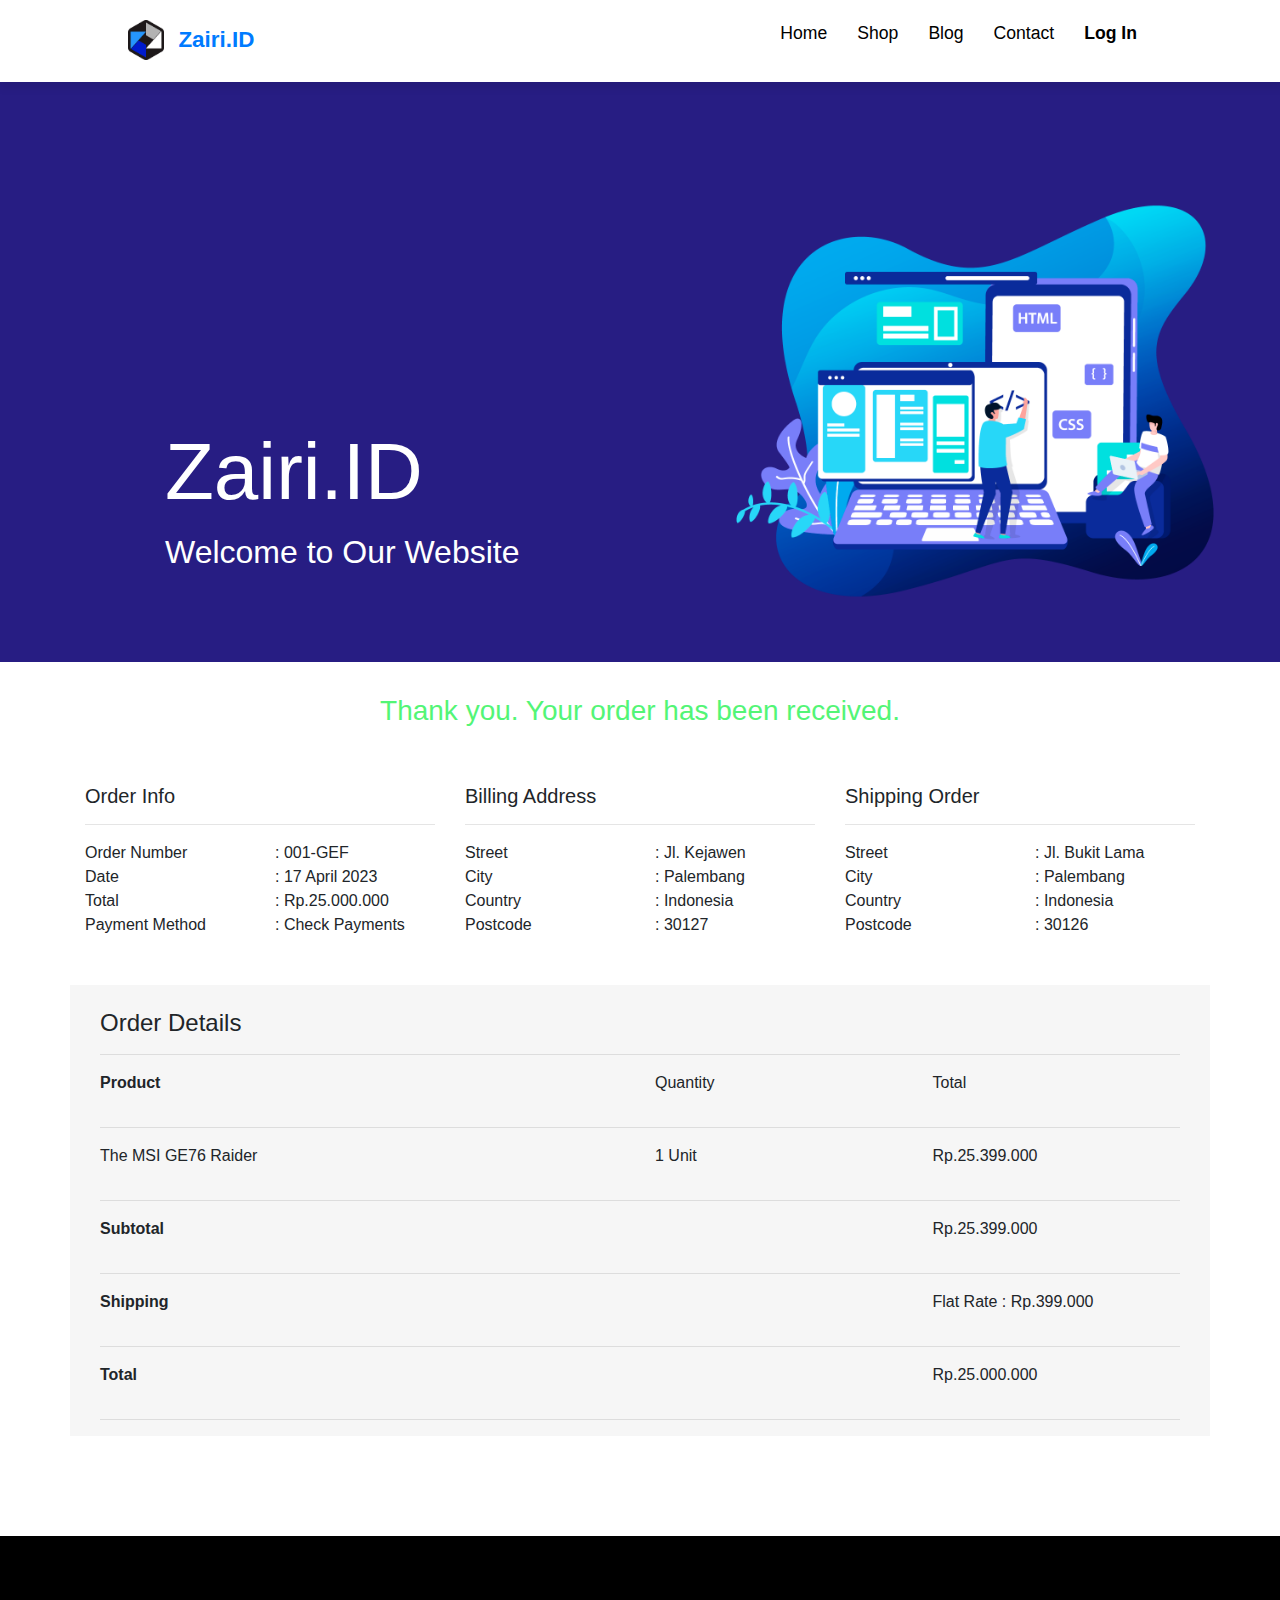
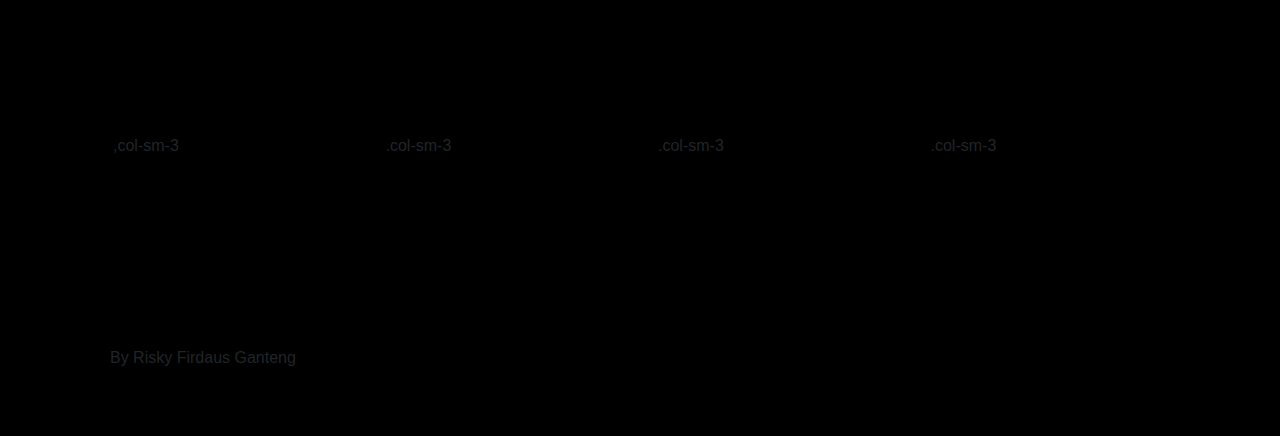
<file: confirmation.html>
<!DOCTYPE html>
<html lang="en">
<head>
  <meta charset="UTF-8">
  <meta name="viewport" content="width=device-width, initial-scale=1.0">
  <title>E-commerce Lomba IT Fest</title>
  <!-- css -->
  <link rel="stylesheet" href="style.css">
  <!-- bootstrap 4 -->
  <link rel="stylesheet" href="https://cdn.jsdelivr.net/npm/bootstrap@4.6.1/dist/css/bootstrap.min.css">
  <script src="https://cdn.jsdelivr.net/npm/jquery@3.6.0/dist/jquery.slim.min.js"></script>
  <script src="https://cdn.jsdelivr.net/npm/popper.js@1.16.1/dist/umd/popper.min.js"></script>
  <script src="https://cdn.jsdelivr.net/npm/bootstrap@4.6.1/dist/js/bootstrap.bundle.min.js"></script>
  <!-- font -->
  <link rel="preconnect" href="https://fonts.gstatic.com">
<link href="https://fonts.googleapis.com/css2?family=Work+Sans:ital,wght@0,400;0,500;0,600;0,700;1,400;1,500;1,600&display=swap" rel="stylesheet">
<link rel="stylesheet" href="https://cdnjs.cloudflare.com/ajax/libs/font-awesome/4.7.0/css/font-awesome.min.css">
<style>
  /* Make the image fully responsive */
  .carousel-inner img {
    width: 100%;
    height: 100%;
  }
  </style>
</head>
<body>
  <div class="wrapper">
    <nav>
      <div class="container-flex">
        <div class="brand">     
        <img src="LogoZairi.png" alt="">
            <a href="#">Zairi.ID</a>
         </div>
         <div class="burger">
            <div class="bar1"></div>
        <div class="bar2"></div>
        <div class="bar3"></div>
         </div>
         <div class="bg-sidebar"></div>
         <ul class="sidebar">
            <li><a href="index.html">Home</a></li>
            <li><a href="#shop" class="dropdown" data-toggle="dropdown">
              Shop
              <div class="dropdown-menu">
                <a class="dropdown-item" href="shop.html">Shop Catagory</a>
                <a class="dropdown-item" href="product_details.html">Product Details</a>
                <a class="dropdown-item" href="product_checkout.html">Product Check Out</a>
                <a class="dropdown-item" href="shipping_chart.html">Shopping Chart</a>
                <a class="dropdown-item" href="confirmation.html">Confirmation</a>
              </div>
            </a></li>
            <li><a href="#blog" class="dropdown" data-toggle="dropdown">
              Blog
              <div class="dropdown-menu">
                <a class="dropdown-item" href="blog.html">Blog</a>
                <a class="dropdown-item" href="blog_details.html">Blog Details</a>
              </div>
            </a></li>
            <li><a href="#contact">Contact</a></li>
            <li><a href="login.html">Log In</a></li>
         </ul>
      </div>
    </nav>
  </div>
  <div class="jumbotron jumbotron-fluid" style="background-color: rgb(39, 29, 131);">
    <div class="row container">
      <div class="col-6 nm-usaha">
      <h1>Zairi.ID</h1>
      <p>Welcome to Our Website</p>
      </div>
      <div class="col-4">
        <img src="bnr.png" class="med-screen" alt="">
      </div>
    </div>
  </div>
  <div class="container">
    <div class="col-sm-12" style="text-align: center; color: rgb(83, 245, 118);">
        <h3>Thank you. Your order has been received.</h3>
    </div><br><br>
    <div class="row">
        <div class="col-sm-4">
            <div class="row">
                <div class="col-sm-12">
                    <h5>Order Info</h5><hr>
                    <div class="row">
                        <div class="col-sm-6">Order Number</div>
                        <div class="col-sm-6">: 001-GEF</div>
                    </div>
                </div>
                <div class="col-sm-12">
                    <div class="row">
                        <div class="col-sm-6">Date</div>
                        <div class="col-sm-6">: 17 April 2023</div>
                    </div>
                </div>
                <div class="col-sm-12">
                    <div class="row">
                        <div class="col-sm-6">Total</div>
                        <div class="col-sm-6">: Rp.25.000.000</div>
                    </div>
                </div>
                <div class="col-sm-12">
                    <div class="row">
                        <div class="col-sm-6">Payment Method</div>
                        <div class="col-sm-6">: Check Payments</div>
                    </div>
                </div>
            </div>
        </div>
        <div class="col-sm-4">
            <div class="row">
                <div class="col-sm-12">
                    <h5>Billing Address</h5><hr>
                    <div class="row">
                        <div class="col-sm-6">Street</div>
                        <div class="col-sm-6">: Jl. Kejawen</div>
                    </div>
                </div>
                <div class="col-sm-12">
                    <div class="row">
                        <div class="col-sm-6">City</div>
                        <div class="col-sm-6">: Palembang</div>
                    </div>
                </div>
                <div class="col-sm-12">
                    <div class="row">
                        <div class="col-sm-6">Country</div>
                        <div class="col-sm-6">: Indonesia</div>
                    </div>
                </div>
                <div class="col-sm-12">
                    <div class="row">
                        <div class="col-sm-6">Postcode</div>
                        <div class="col-sm-6">: 30127</div>
                    </div>
                </div>
            </div>
        </div>
        <div class="col-sm-4">
            <div class="row">
                <div class="col-sm-12">
                    <h5>Shipping Order</h5><hr>
                    <div class="row">
                        <div class="col-sm-6">Street</div>
                        <div class="col-sm-6">: Jl. Bukit Lama</div>
                    </div>
                </div>
                <div class="col-sm-12">
                    <div class="row">
                        <div class="col-sm-6">City</div>
                        <div class="col-sm-6">: Palembang</div>
                    </div>
                </div>
                <div class="col-sm-12">
                    <div class="row">
                        <div class="col-sm-6">Country</div>
                        <div class="col-sm-6">: Indonesia</div>
                    </div>
                </div>
                <div class="col-sm-12">
                    <div class="row">
                        <div class="col-sm-6">Postcode</div>
                        <div class="col-sm-6">: 30126</div>
                    </div>
                </div>
            </div>
        </div>
    </div>
  </div><br><br>
  <div class="container" style="background-color: rgba(105, 105, 105, 0.062);">
    <div class="col-sm-12">
        <div class="row">
            <div class="col-sm-12"><br>
                <h4>Order Details</h4><hr>
                <div class="row">
                <div class="col-sm-6">
                    <strong><p>Product</p></strong>
                </div>
                <div class="col-sm-3">
                    <p>Quantity</p>
                </div>
                <div class="col-sm-3">
                    <p>Total</p>
                </div>
            </div><hr>
        </div>
            
            <div class="col-sm-12">
                <div class="row">
                    <div class="col-sm-6">
                        <p>The MSI GE76 Raider</p>
                    </div>
                    <div class="col-sm-3">
                        <p>1 Unit</p>
                    </div>
                    <div class="col-sm-3">
                        <p>Rp.25.399.000</p>
                    </div>
                </div>
                <hr>
            </div>

            <div class="col-sm-12">
                <div class="row">
                    <div class="col-sm-6">
                <strong><p>Subtotal</p></strong>
                    </div>
                    <div class="col-sm-3"></div>
                    <div class="col-sm-3">
                <p>Rp.25.399.000</p>
                    </div>
                </div>
                <hr>
            </div>

            <div class="col-sm-12">
                <div class="row">
                    <div class="col-sm-6">
                <strong><p>Shipping</p></strong>
                    </div>
                    <div class="col-sm-3"></div>
                    <div class="col-sm-3">
                <p>Flat Rate : Rp.399.000</p>
                    </div>
                </div>
                <hr>
            </div>
           
            <div class="col-sm-12">
                <div class="row">
                   <div class="col-sm-6">
                <strong><p>Total</p></strong>
                    </div>
                    <div class="col-sm-3"></div>
                    <div class="col-sm-3">
                <p>Rp.25.000.000</p>
                    </div>
                </div>
                <hr>
            </div>

        </div>
    </div>
  </div>
  <script src="script.js"></script>
</body>
<footer class="bwh">
  <div class="container-info">
    <div class="row">
    <div class="col-sm-3 brg-bwh">,col-sm-3</div>
    <div class="col-sm-3 brg-bwh">.col-sm-3</div>
    <div class="col-sm-3 brg-bwh">.col-sm-3</div>
    <div class="col-sm-3 brg-bwh">.col-sm-3</div>
    </div>
    <div>
      <p>By Risky Firdaus Ganteng </p>
    </div>
</footer>
</html>
</file>
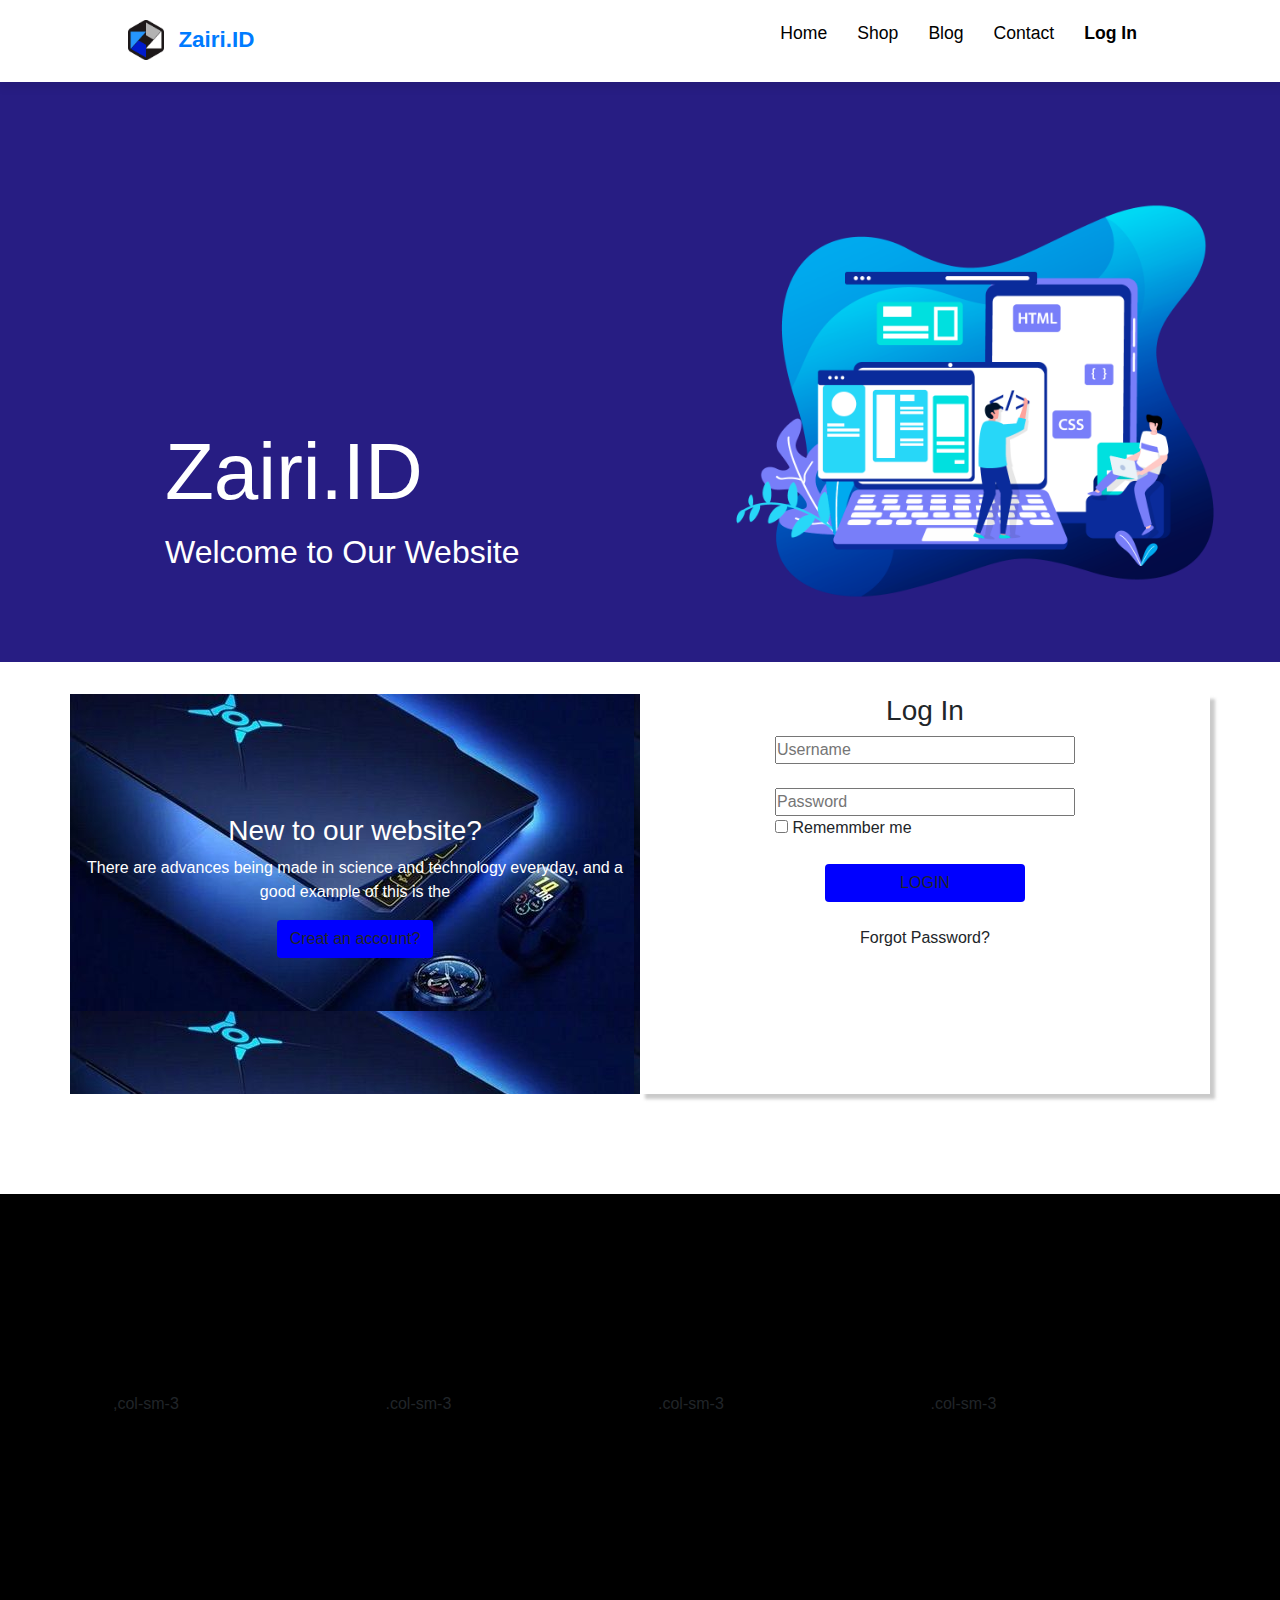
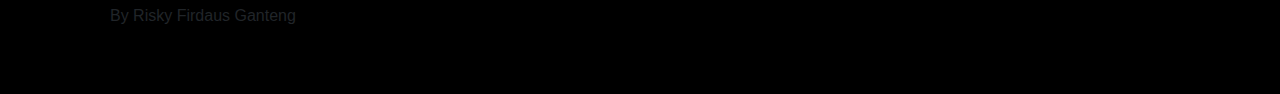
<file: login.html>
<!DOCTYPE html>
<html lang="en">
<head>
  <meta charset="UTF-8">
  <meta name="viewport" content="width=device-width, initial-scale=1.0">
  <title>E-commerce Lomba IT Fest</title>
  <!-- css -->
  <link rel="stylesheet" href="style.css">
  <!-- bootstrap 4 -->
  <link rel="stylesheet" href="https://cdn.jsdelivr.net/npm/bootstrap@4.6.1/dist/css/bootstrap.min.css">
  <script src="https://cdn.jsdelivr.net/npm/jquery@3.6.0/dist/jquery.slim.min.js"></script>
  <script src="https://cdn.jsdelivr.net/npm/popper.js@1.16.1/dist/umd/popper.min.js"></script>
  <script src="https://cdn.jsdelivr.net/npm/bootstrap@4.6.1/dist/js/bootstrap.bundle.min.js"></script>
  <!-- font -->
  <link rel="preconnect" href="https://fonts.gstatic.com">
<link href="https://fonts.googleapis.com/css2?family=Work+Sans:ital,wght@0,400;0,500;0,600;0,700;1,400;1,500;1,600&display=swap" rel="stylesheet">
<link rel="stylesheet" href="https://cdnjs.cloudflare.com/ajax/libs/font-awesome/4.7.0/css/font-awesome.min.css">
<style>
  /* Make the image fully responsive */
  .carousel-inner img {
    width: 100%;
    height: 100%;
  }
  </style>
</head>
<body>
  <div class="wrapper">
    <nav>
      <div class="container-flex">
        <div class="brand">     
        <img src="LogoZairi.png" alt="">
            <a href="#">Zairi.ID</a>
         </div>
         <div class="burger">
            <div class="bar1"></div>
        <div class="bar2"></div>
        <div class="bar3"></div>
         </div>
         <div class="bg-sidebar"></div>
         <ul class="sidebar">
            <li><a href="index.html">Home</a></li>
            <li><a href="#shop" class="dropdown" data-toggle="dropdown">
              Shop
              <div class="dropdown-menu">
                <a class="dropdown-item" href="shop.html">Shop Catagory</a>
                <a class="dropdown-item" href="product_details.html">Product Details</a>
                <a class="dropdown-item" href="product_checkout.html">Product Check Out</a>
                <a class="dropdown-item" href="shipping_chart.html">Shopping Chart</a>
                <a class="dropdown-item" href="confirmation.html">Confirmation</a>
              </div>
            </a></li>
            <li><a href="#blog" class="dropdown" data-toggle="dropdown">
              Blog
              <div class="dropdown-menu">
                <a class="dropdown-item" href="blog.html">Blog</a>
                <a class="dropdown-item" href="blog_details.html">Blog Details</a>
              </div>
            </a></li>
            <li><a href="#contact">Contact</a></li>
            <li><a href="login.html">Log In</a></li>
         </ul>
      </div>
    </nav>
  </div>
  <div class="jumbotron jumbotron-fluid" style="background-color: rgb(39, 29, 131);">
    <div class="row container">
      <div class="col-6 nm-usaha">
      <h1>Zairi.ID</h1>
      <p>Welcome to Our Website</p>
      </div>
      <div class="col-4">
        <img src="bnr.png" class="med-screen" alt="">
      </div>
    </div>
  </div>
  <div class="container">
    <div class="row">
        <div class="col-sm-6" style="background-image:url(bg3.jpg); color: white; text-align: center; height: 400px; padding-top: 120px;">
            <h3>New to our website?</h3>
            <p>There are advances being made in science and technology everyday, and a good example of this is the</p>
            <input type="button" class="btn" value="Creat an account?" style="background-color: blue;">
        </div>
        <div class="col-sm-6" style="box-shadow: 5px 5px 3px #88888871;">
            <div class="row">
                <div class="col-sm-12" style="text-align: center;">
                <h3>Log In</h3>
                <input type="text" name="username" placeholder="Username" style="width: 300px;"><br><br>
                <input type="password" name="password" placeholder="Password" style="width: 300px;"><br>
                </div>
                <div class="col-sm-12">
                    <input type="checkbox" style="margin-left: 120px;"> Rememmber me <br><br>
                </div>
                <div class="col-sm-12" style="text-align: center;">
                    <input type="button" class="btn" style="background-color: blue; width:200px;" value="LOGIN"> <br><br>
                    <p>Forgot Password?</p>
                </div>
            </div>
        </div>
    </div>
  </div>
  <script src="script.js"></script>
</body>
<footer class="bwh">
  <div class="container-info">
    <div class="row">
    <div class="col-sm-3  brg-bwh">,col-sm-3</div>
    <div class="col-sm-3 brg-bwh">.col-sm-3</div>
    <div class="col-sm-3 brg-bwh">.col-sm-3</div>
    <div class="col-sm-3 brg-bwh">.col-sm-3</div>
    </div>
    <div>
      <p>By Risky Firdaus Ganteng </p>
    </div>
</footer>
</html>
</file>
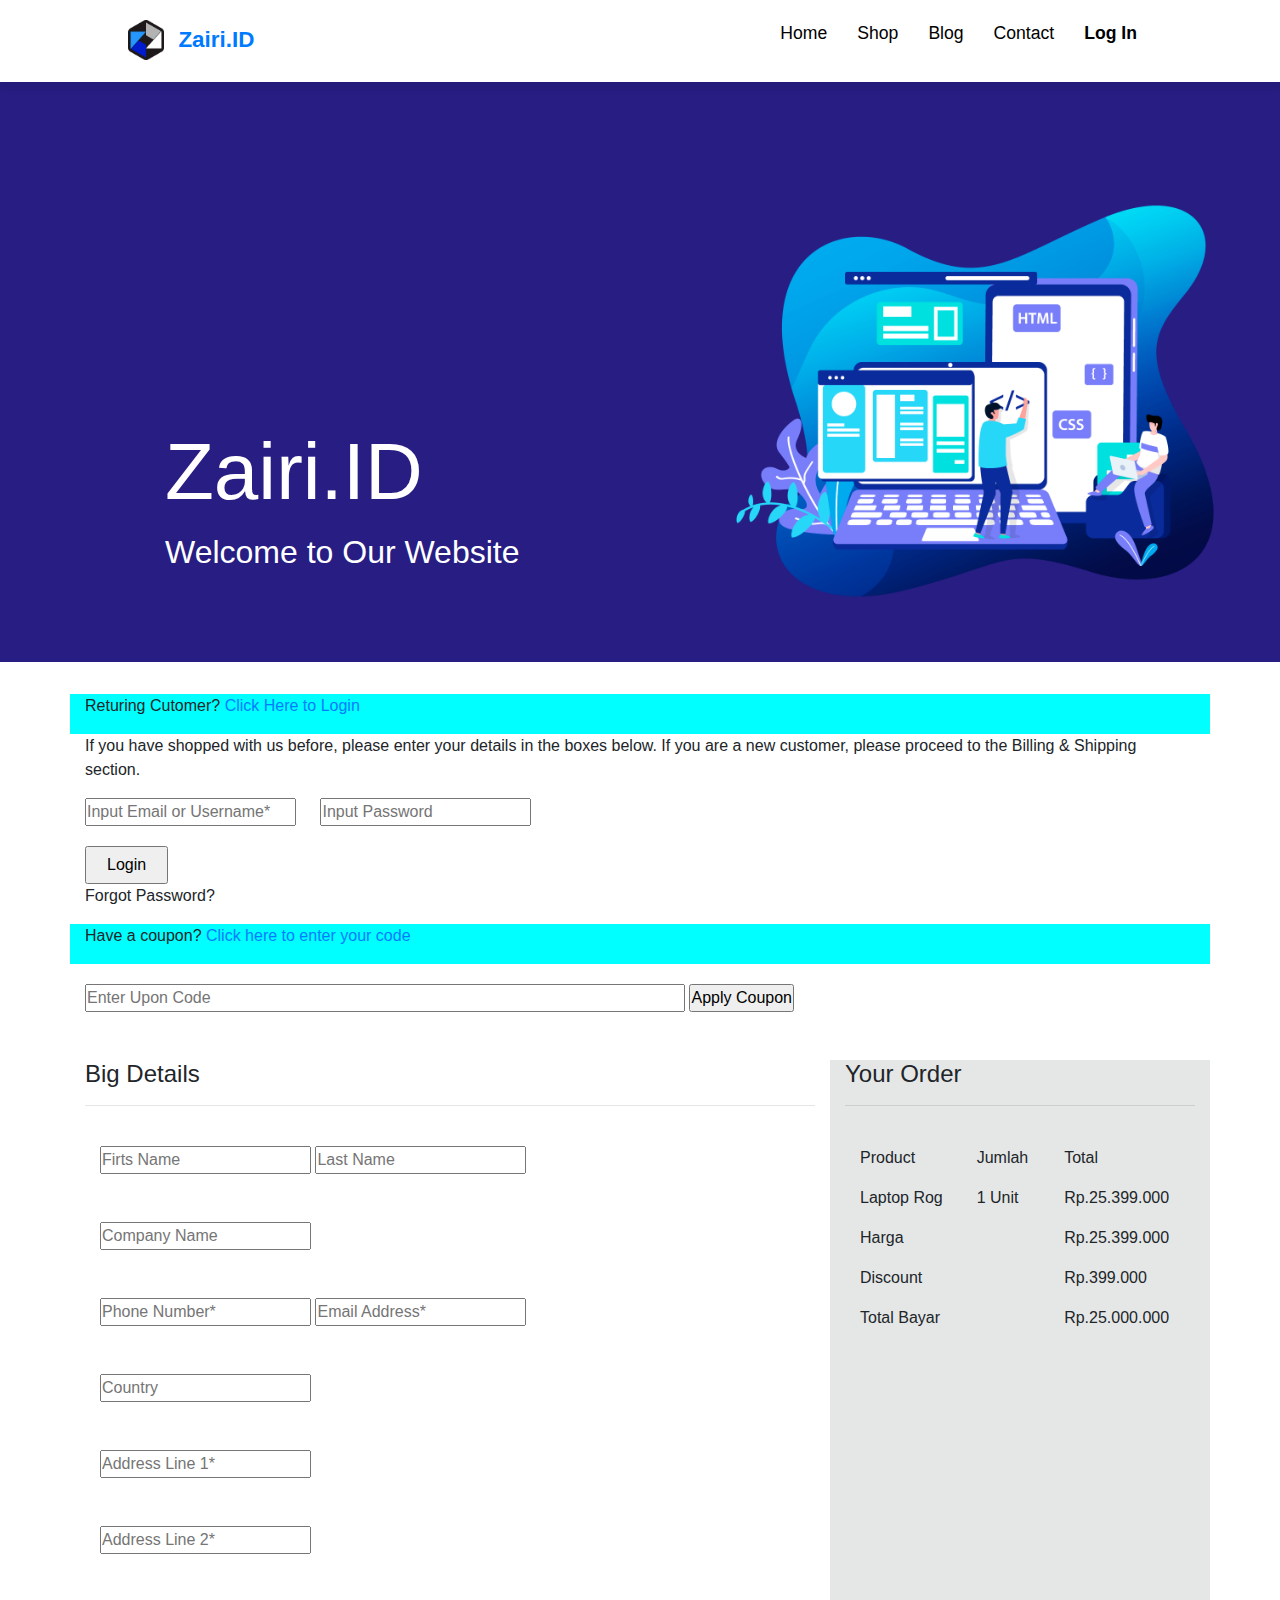
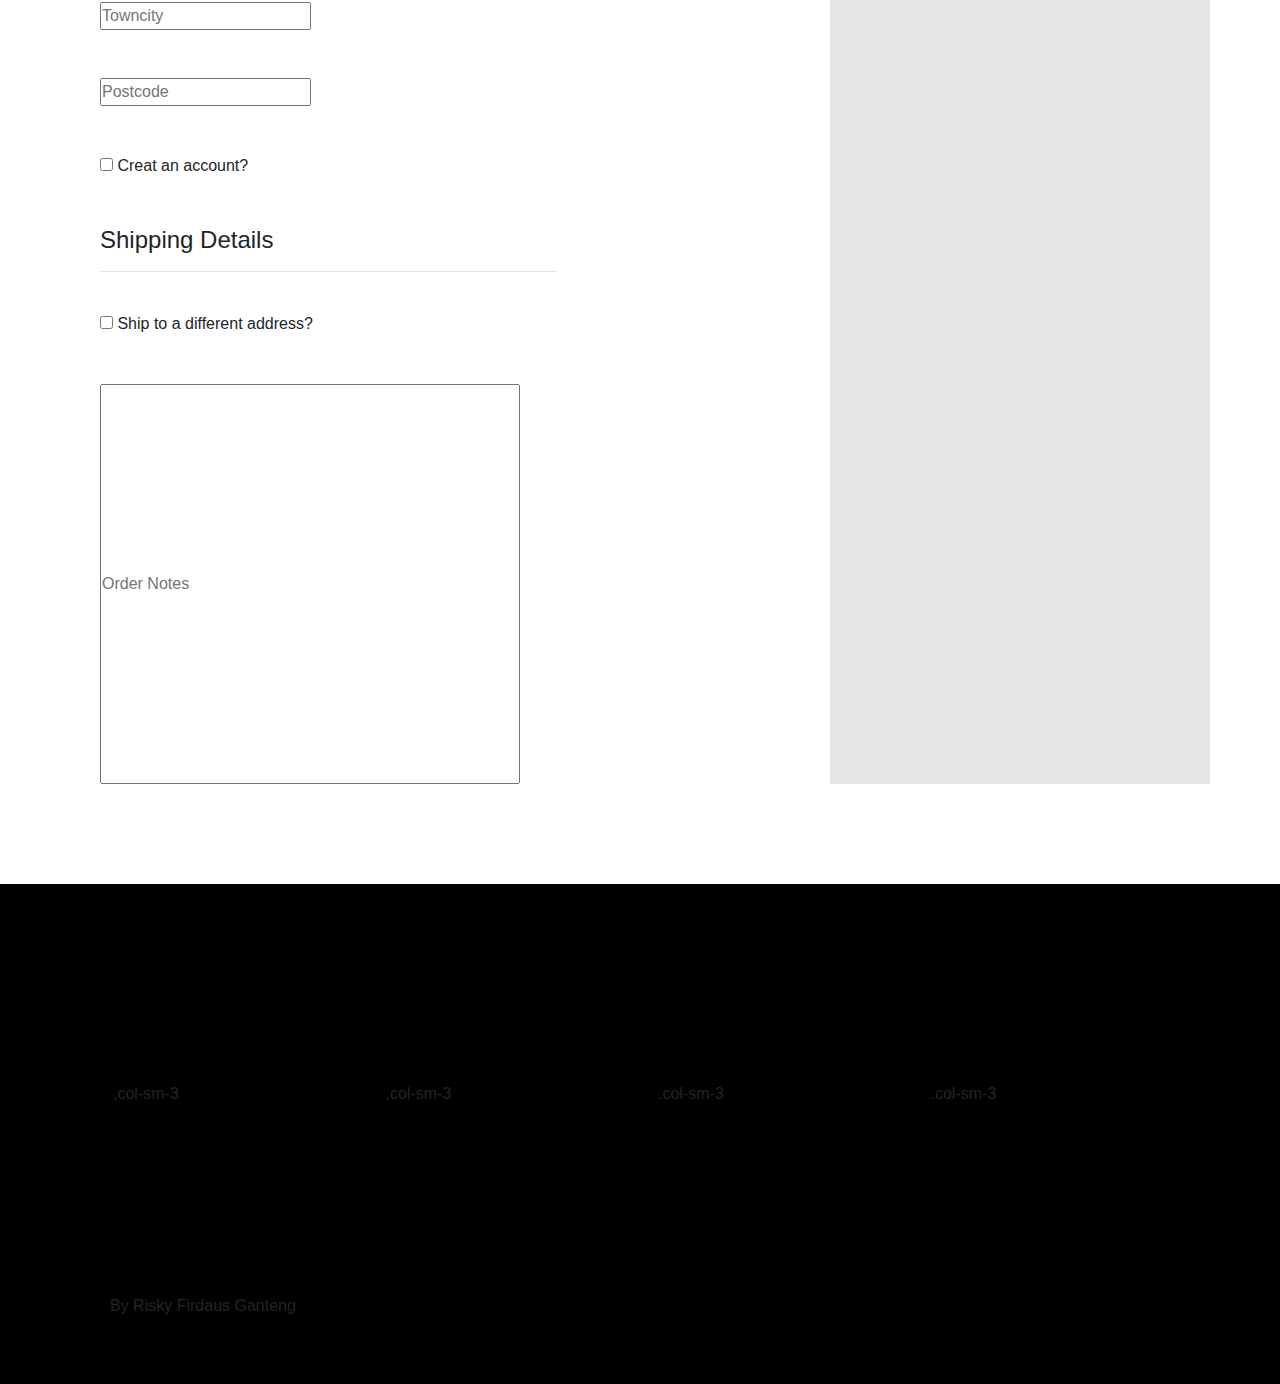
<file: product_checkout.html>
<!DOCTYPE html>
<html lang="en">
<head>
  <meta charset="UTF-8">
  <meta name="viewport" content="width=device-width, initial-scale=1.0">
  <title>E-commerce Lomba IT Fest</title>
  <!-- css -->
  <link rel="stylesheet" href="style.css">
  <!-- bootstrap 4 -->
  <link rel="stylesheet" href="https://cdn.jsdelivr.net/npm/bootstrap@4.6.1/dist/css/bootstrap.min.css">
  <script src="https://cdn.jsdelivr.net/npm/jquery@3.6.0/dist/jquery.slim.min.js"></script>
  <script src="https://cdn.jsdelivr.net/npm/popper.js@1.16.1/dist/umd/popper.min.js"></script>
  <script src="https://cdn.jsdelivr.net/npm/bootstrap@4.6.1/dist/js/bootstrap.bundle.min.js"></script>
  <!-- font -->
  <link rel="preconnect" href="https://fonts.gstatic.com">
<link href="https://fonts.googleapis.com/css2?family=Work+Sans:ital,wght@0,400;0,500;0,600;0,700;1,400;1,500;1,600&display=swap" rel="stylesheet">
<link rel="stylesheet" href="https://cdnjs.cloudflare.com/ajax/libs/font-awesome/4.7.0/css/font-awesome.min.css">
<style>
  /* Make the image fully responsive */
  .carousel-inner img {
    width: 100%;
    height: 100%;
  }
  </style>
</head>
<body>
  <div class="wrapper">
    <nav>
      <div class="container-flex">
        <div class="brand">     
        <img src="LogoZairi.png" alt="">
            <a href="#">Zairi.ID</a>
         </div>
         <div class="burger">
            <div class="bar1"></div>
        <div class="bar2"></div>
        <div class="bar3"></div>
         </div>
         <div class="bg-sidebar"></div>
         <ul class="sidebar">
            <li><a href="index.html">Home</a></li>
            <li><a href="#shop" class="dropdown" data-toggle="dropdown">
              Shop
              <div class="dropdown-menu">
                <a class="dropdown-item" href="shop.html">Shop Catagory</a>
                <a class="dropdown-item" href="product_details.html">Product Details</a>
                <a class="dropdown-item" href="product_checkout.html">Product Check Out</a>
                <a class="dropdown-item" href="shipping_chart.html">Shopping Chart</a>
                <a class="dropdown-item" href="confirmation.html">Confirmation</a>
              </div>
            </a></li>
            <li><a href="#blog" class="dropdown" data-toggle="dropdown">
              Blog
              <div class="dropdown-menu">
                <a class="dropdown-item" href="blog.html">Blog</a>
                <a class="dropdown-item" href="blog_details.html">Blog Details</a>
              </div>
            </a></li>
            <li><a href="#contact">Contact</a></li>
            <li><a href="login.html">Log In</a></li>
         </ul>
      </div>
    </nav>
  </div>
  <div class="jumbotron jumbotron-fluid" style="background-color: rgb(39, 29, 131);">
    <div class="row container">
      <div class="col-6 nm-usaha">
      <h1>Zairi.ID</h1>
      <p>Welcome to Our Website</p>
      </div>
      <div class="col-4">
        <img src="bnr.png" class="med-screen" alt="">
      </div>
    </div>
  </div>
 <div class="container">
    <div class="row">
        <div class="col-sm-12" style="background-color: aqua;">
        <p>Returing Cutomer? <a href="#">Click Here to Login</a></p>
        </div>
        <div class="col-sm-12">
            <p>If you have shopped with us before, please enter your details in the boxes below. If you are a new customer, please proceed to the Billing & Shipping section.</p>
        </div>
        <div class="col-sm-12">
            <input type="text" name="" placeholder="Input Email or Username*" style="margin-right: 10px;">
            <input type="text" name="" placeholder="Input Password"  style="margin-left: 10px;">
        </div>
        <div class="col-sm-12" style="margin-top: 20px;">
            <input type="button" value="Login" style="padding-left: 20px;padding-right: 20px; padding-top: 5px;padding-bottom: 5px;">
            <p>Forgot Password?</p>
        </div>
        <div class="col-sm-12" style="background-color: aqua;">
            <p>Have a coupon? <a href="#">Click here to enter your code</a></p>
        </div>
        <div class="col-sm-12" style="margin-top: 20px;">
            <input type="text" placeholder="Enter Upon Code" style="width: 600px;">
            <input type="button" value="Apply Coupon">
        </div>
    </div><br><br>
    <div class="row">
        <div class="col-sm-8">
            <h4>Big Details</h4><hr><br>
            <div class="col-sm-12">
                <input type="text" name="Firts_name" placeholder="Firts Name">
                <input type="text" name="Last_name" placeholder="Last Name">
            </div><br><br>
            <div class="col-sm-12">
                <input type="text" name="" placeholder="Company Name">
            </div><br><br>
            <div class="col-sm-12">
                <input type="number" name="" placeholder="Phone Number*" placeholder="Phone Number*">
                <input type="text" name="" placeholder="Email Address*">
            </div><br><br>
            <div class="col-sm-12">
                <input type="text" name="" placeholder="Country">
            </div><br><br>
            <div class="col-sm-12">
                <input type="text" name="" placeholder="Address Line 1*">
            </div><br><br>
            <div class="col-sm-12">
                <input type="text" name="" placeholder="Address Line 2*">
            </div><br><br>
            <div class="col-sm-12">
                <input type="text" name="" placeholder="Towncity">
            </div><br><br>
            <div class="col-sm-12">
                <input type="text" name="" placeholder="Postcode">
            </div><br><br>
            <div class="col-sm-12">
                <input type="checkbox" name="" > Creat an account?
            </div><br><br>
            
            <div class="col-sm-8">
                <h4>Shipping Details</h4><hr><br>
            </div>
            <div class="col-sm-12">
                <input type="checkbox" > Ship to a different address?
            </div><br><br>
            <div class="col-sm-12">
                <input type="text" name="" placeholder="Order Notes" style="width: 60%; height: 400px;">
            </div>
        </div>
        <div class="col-sm-4" style="background-color: rgba(90, 100, 100, 0.158);">
            <h4>Your Order</h4><hr><br>
            <div class="col-sm-12">
                <div class="row">
                <div class="col-sm-4">
                    <p>Product</p>
                </div>
                <div class="col-sm-3">
                    <p>Jumlah</p>
                </div>
                <div class="col-sm-4" style="text-align: start;">
                    <p>Total</p>
                </div>
                </div>
            </div>
            <div class="col-sm-12">
                <div class="row">
                    <div class="col-sm-4">
                        <p>Laptop Rog</p>
                    </div>
                    <div class="col-sm-3">
                        <p>1 Unit</p>
                    </div>
                    <div class="col-sm-4" style="align-items: right;">
                        <p>Rp.25.399.000</p>
                    </div>
                    </div>
            </div>
            <div class="col-sm-12">
                <div class="row">
                    <div class="col-sm-4">
                        <p>Harga</p>
                    </div>
                    <div class="col-sm-3">
                        <p></p>
                    </div>
                    <div class="col-sm-4" style="align-items: right;">
                        <p>Rp.25.399.000</p>
                    </div>
                    </div>
            </div>
            <div class="col-sm-12">
                <div class="row">
                    <div class="col-sm-4">
                        <p>Discount</p>
                    </div>
                    <div class="col-sm-3">
                        <p></p>
                    </div>
                    <div class="col-sm-4" style="align-items: right;">
                        <p>Rp.399.000</p>
                    </div>
                    </div>
            </div>
            <div class="col-sm-12">
                <div class="row">
                    <div class="col-sm-4">
                        <p>Total Bayar</p>
                    </div>
                    <div class="col-sm-3">

                    </div>
                    <div class="col-sm-4" style="text-align: end;">
                        <p>Rp.25.000.000</p>
                    </div>
                    </div>
            </div>
            <div class="col-sm-12"></div>
            <div class="col-sm-12"></div>
        </div><br>
    </div>
 </div>
 <script src="script.js"></script>
</body>
<footer class="bwh">
  <div class="container-info">
    <div class="row">
    <div class="col-sm-3 brg-bwh">,col-sm-3</div>
    <div class="col-sm-3 brg-bwh">.col-sm-3</div>
    <div class="col-sm-3 brg-bwh">.col-sm-3</div>
    <div class="col-sm-3 brg-bwh">.col-sm-3</div>
    </div>
    <div>
      <p>By Risky Firdaus Ganteng </p>
    </div>
</footer>
</html>
</file>
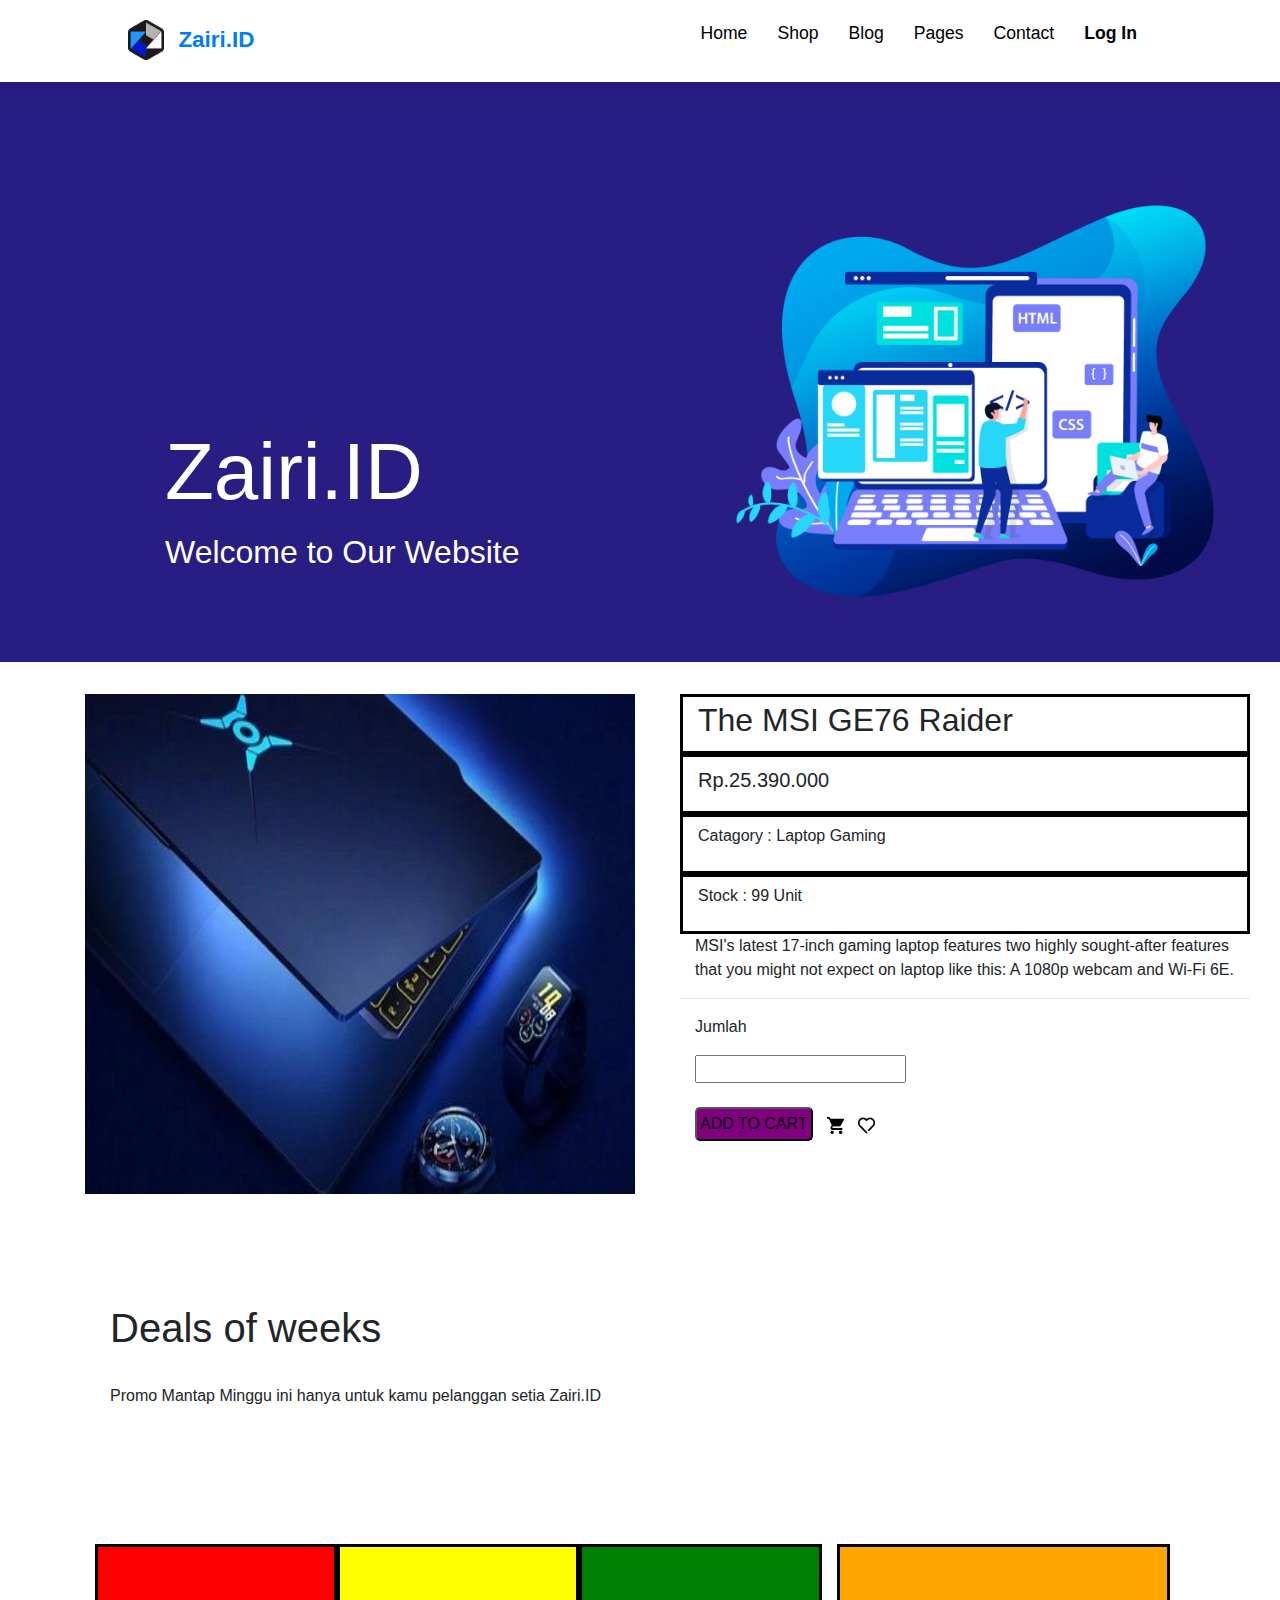
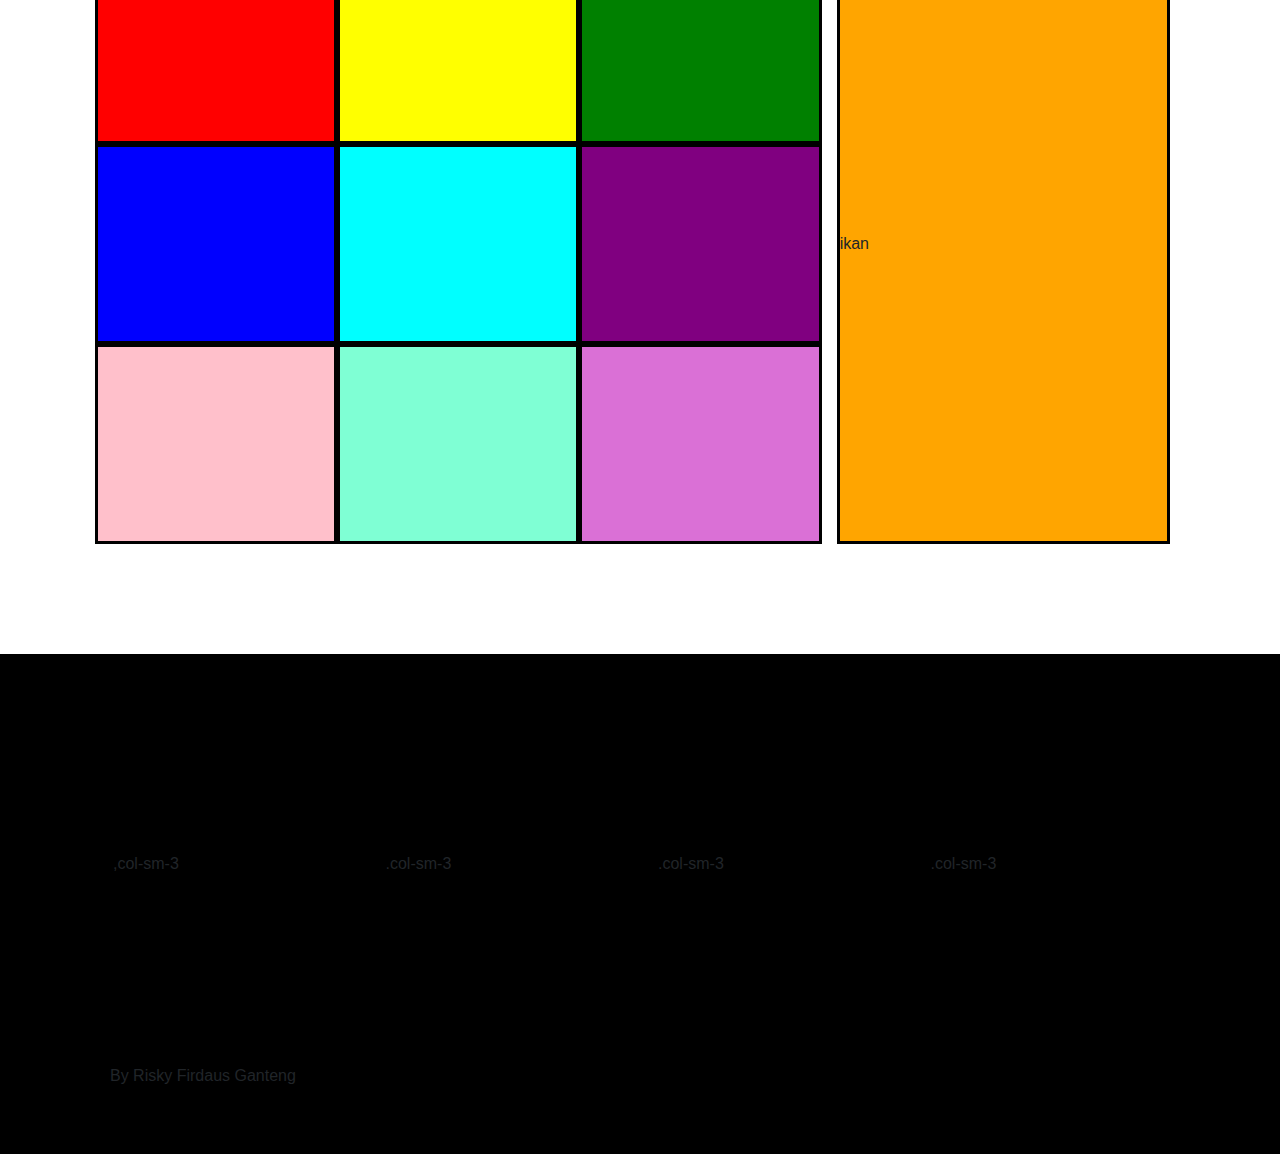
<file: product_details.html>
<!DOCTYPE html>
<html lang="en">
<head>
  <meta charset="UTF-8">
  <meta name="viewport" content="width=device-width, initial-scale=1.0">
  <title>E-commerce Lomba IT Fest</title>
  <!-- css -->
  <link rel="stylesheet" href="style.css">
  <!-- bootstrap 4 -->
  <link rel="stylesheet" href="https://cdn.jsdelivr.net/npm/bootstrap@4.6.1/dist/css/bootstrap.min.css">
  <script src="https://cdn.jsdelivr.net/npm/jquery@3.6.0/dist/jquery.slim.min.js"></script>
  <script src="https://cdn.jsdelivr.net/npm/popper.js@1.16.1/dist/umd/popper.min.js"></script>
  <script src="https://cdn.jsdelivr.net/npm/bootstrap@4.6.1/dist/js/bootstrap.bundle.min.js"></script>
  <!-- font -->
  <link rel="preconnect" href="https://fonts.gstatic.com">
<link href="https://fonts.googleapis.com/css2?family=Work+Sans:ital,wght@0,400;0,500;0,600;0,700;1,400;1,500;1,600&display=swap" rel="stylesheet">
<link rel="stylesheet" href="https://cdnjs.cloudflare.com/ajax/libs/font-awesome/4.7.0/css/font-awesome.min.css">
<style>
  /* Make the image fully responsive */
  .carousel-inner img {
    width: 100%;
    height: 100%;
  }
  </style>
</head>
<body>
  <div class="wrapper">
    <nav>
      <div class="container-flex">
        <div class="brand">     
        <img src="LogoZairi.png" alt="">
            <a href="#">Zairi.ID</a>
         </div>
         <div class="burger">
            <div class="bar1"></div>
        <div class="bar2"></div>
        <div class="bar3"></div>
         </div>
         <div class="bg-sidebar"></div>
         <ul class="sidebar">
            <li><a href="index.html">Home</a></li>
            <li><a href="#shop" class="dropdown" data-toggle="dropdown">
              Shop
              <div class="dropdown-menu">
                <a class="dropdown-item" href="shop.html">Shop Catagory</a>
                <a class="dropdown-item" href="product_details.html">Product Details</a>
                <a class="dropdown-item" href="product_checkout.html">Product Check Out</a>
                <a class="dropdown-item" href="shipping_chart.html">Shopping Chart</a>
                <a class="dropdown-item" href="#">Confirmation</a>
              </div>
            </a></li>
            <li><a href="#blog" class="dropdown" data-toggle="dropdown">
              Blog
              <div class="dropdown-menu">
                <a class="dropdown-item" href="blog.html">Blog</a>
                <a class="dropdown-item" href="blog_details.html">Blog Details</a>
              </div>
            </a></li>
            <li><a href="#page" class="dropdown" data-toggle="dropdown">
              Pages
              <div class="dropdown-menu">
                <a class="dropdown-item" href="login.html">Login</a>
              </div>
            </a></li>
            <li><a href="#contact">Contact</a></li>
            <li><a href="login.html">Log In</a></li>
         </ul>
      </div>
    </nav>
  </div>
  <div class="jumbotron jumbotron-fluid" style="background-color: rgb(39, 29, 131);">
    <div class="row container">
      <div class="col-6 nm-usaha">
      <h1>Zairi.ID</h1>
      <p>Welcome to Our Website</p>
      </div>
      <div class="col-4">
        <img src="bnr.png" class="med-screen" alt="">
      </div>
    </div>
  </div>
 <div class="container">
    <div class="row">
        <div class="col-sm-6" style="border-color: 3px black; height:fit-content;">
            <img src="bg3.jpg" alt="" style="height: 500px; width:550px;">
        </div>
        <div class="col-sm-6" style="border-color: 3px black; height:fit-content; padding-left: 10px;">
            <div class="col-sm-3 " style="width: fit-content;">
                <div class="container" style="width:600px;">
                    <div class="col-sm-12 info-b">
                        <h2>The MSI GE76 Raider</h2>
                    </div>
                    <div class="col-sm-12 info-b">
                        <h5>Rp.25.390.000</h5>
                    </div>
                    <div class="col-sm-12 info-b">
                        <p>Catagory : Laptop Gaming</p>
                    </div>
                    <div class="col-sm-12 info-b">
                        <p>Stock    : 99 Unit</p>
                    </div>
                    <div class="col-sm-12" style="border-color: 3px black; width: fit-content;">
                        <p>MSI's latest 17-inch gaming laptop features two highly sought-after features that you might not expect on laptop like this: A 1080p webcam and Wi-Fi 6E.</p>
                    </div><hr>
                    <div class="col-sm-12">
                        <p>Jumlah</p>
                        <input type="number">
                    </div><br>
                    <div class="col-sm-12">                       
                    <input type="button" name="addtocart" value="ADD TO CART" style="background-color: purple; border-radius: 5px; padding: 3px;">
                    <img src="shopping-cart.png" alt="" style="width: 5%; padding-left: 10px;">
                    <img src="heart.png" alt="" style="width: 5%; padding-left: 10px;">
                    </div>
                </div>
            </div>
        </div>
    </div>

 </div>

<div class="container-info">
  <h1>Deals of weeks</h1><br>
  <p>Promo Mantap Minggu ini hanya untuk kamu pelanggan setia Zairi.ID</p>
</div>
<section class="category-area">
  <div class="container-info">
    <div class="row justify-content-center">
      <div class="col-lg-8 col-sm-12">
        <div class="row">
          <div class="col-lg-4 col-md-4 info" style="background-color: red;"></div>
          <div class="col-lg-4 col-md-4 info" style="background-color: yellow;"></div>
          <div class="col-lg-4 col-md-4 info" style="background-color: green;"></div>
      </div>
      <div class="row">
        <div class="col-lg-4 col-md-4 info" style="background-color: blue;"></div>
        <div class="col-lg-4 col-md-4 info" style="background-color: aqua;"></div>
        <div class="col-lg-4 col-md-4 info" style="background-color: purple;"></div>
    </div>
    <div class="row">
      <div class="col-lg-4 col-md-4 info" style="background-color: pink;"></div>
      <div class="col-lg-4 col-md-4 info" style="background-color: aquamarine;"></div>
      <div class="col-lg-4 col-md-4 info" style="background-color: orchid;"></div>
  </div>
    </div>
    <div class="col-lg-4 col-md-6">
      <div class="potobwh-info" style="background-color: orange;">ikan</div>
    </div>
  </div>
  </div>
</section>
<script src="script.js"></script>
</body>
<footer class="bwh">
  <div class="container-info">
    <div class="row">
    <div class="col-sm-3 brg-bwh">,col-sm-3</div>
    <div class="col-sm-3 brg-bwh">.col-sm-3</div>
    <div class="col-sm-3 brg-bwh">.col-sm-3</div>
    <div class="col-sm-3 brg-bwh">.col-sm-3</div>
    </div>
    <div>
      <p>By Risky Firdaus Ganteng </p>
    </div>
</footer>
</html>
</file>
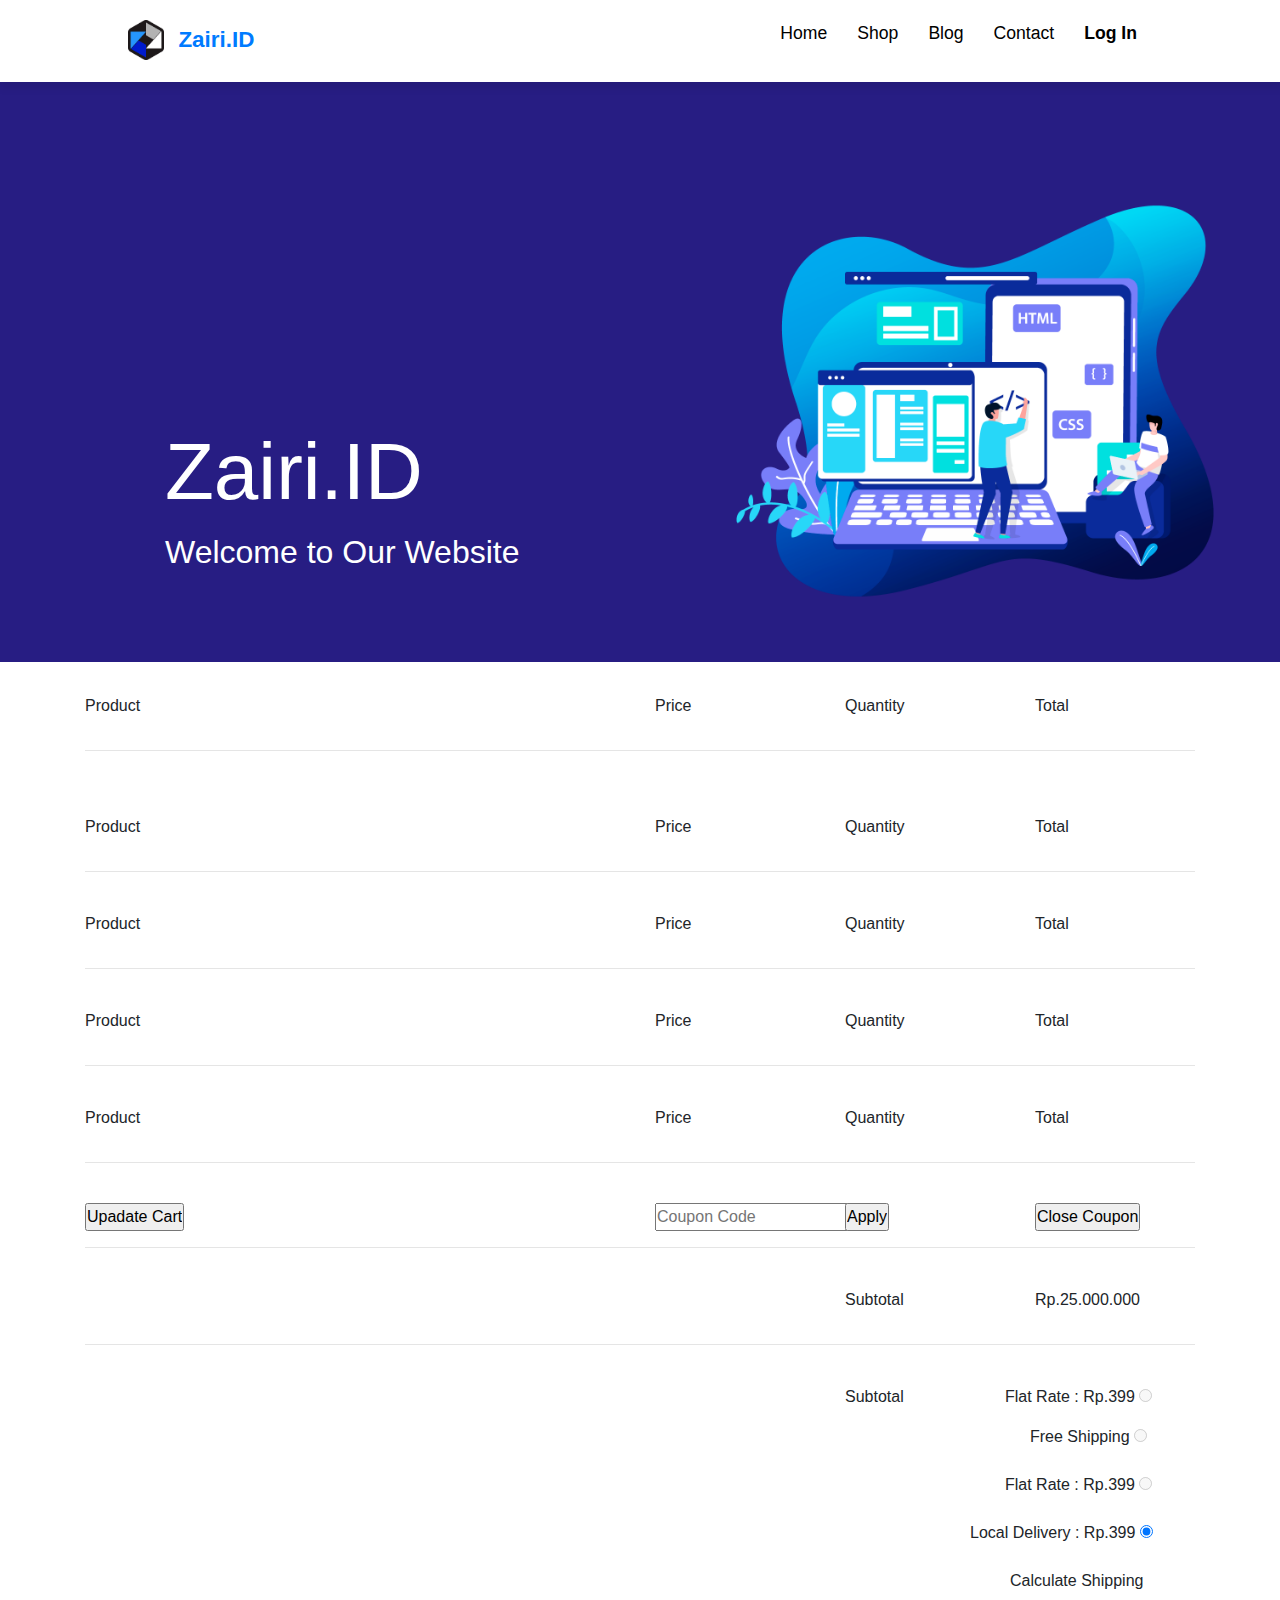
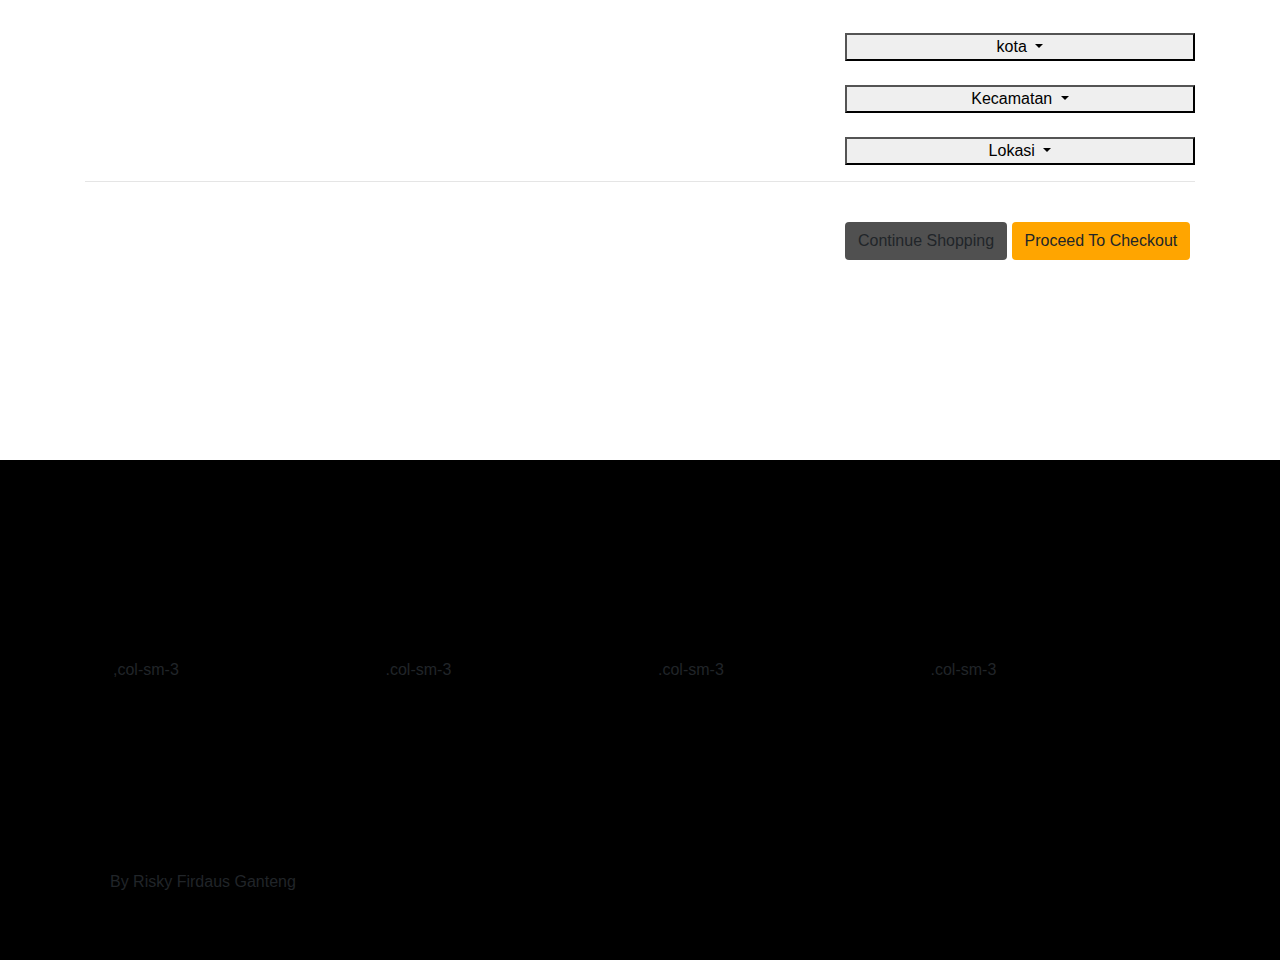
<file: shipping_chart.html>
<!DOCTYPE html>
<html lang="en">
<head>
  <meta charset="UTF-8">
  <meta name="viewport" content="width=device-width, initial-scale=1.0">
  <title>E-commerce Lomba IT Fest</title>
  <!-- css -->
  <link rel="stylesheet" href="style.css">
  <!-- bootstrap 4 -->
  <link rel="stylesheet" href="https://cdn.jsdelivr.net/npm/bootstrap@4.6.1/dist/css/bootstrap.min.css">
  <script src="https://cdn.jsdelivr.net/npm/jquery@3.6.0/dist/jquery.slim.min.js"></script>
  <script src="https://cdn.jsdelivr.net/npm/popper.js@1.16.1/dist/umd/popper.min.js"></script>
  <script src="https://cdn.jsdelivr.net/npm/bootstrap@4.6.1/dist/js/bootstrap.bundle.min.js"></script>
  <!-- font -->
  <link rel="preconnect" href="https://fonts.gstatic.com">
<link href="https://fonts.googleapis.com/css2?family=Work+Sans:ital,wght@0,400;0,500;0,600;0,700;1,400;1,500;1,600&display=swap" rel="stylesheet">
<link rel="stylesheet" href="https://cdnjs.cloudflare.com/ajax/libs/font-awesome/4.7.0/css/font-awesome.min.css">
<style>
  /* Make the image fully responsive */
  .carousel-inner img {
    width: 100%;
    height: 100%;
  }
  </style>
</head>
<body>
  <div class="wrapper">
    <nav>
      <div class="container-flex">
        <div class="brand">     
        <img src="LogoZairi.png" alt="">
            <a href="#">Zairi.ID</a>
         </div>
         <div class="burger">
            <div class="bar1"></div>
        <div class="bar2"></div>
        <div class="bar3"></div>
         </div>
         <div class="bg-sidebar"></div>
         <ul class="sidebar">
            <li><a href="index.html">Home</a></li>
            <li><a href="#shop" class="dropdown" data-toggle="dropdown">
              Shop
              <div class="dropdown-menu">
                <a class="dropdown-item" href="shop.html">Shop Catagory</a>
                <a class="dropdown-item" href="product_details.html">Product Details</a>
                <a class="dropdown-item" href="product_checkout.html">Product Check Out</a>
                <a class="dropdown-item" href="shipping_chart.html">Shopping Chart</a>
                <a class="dropdown-item" href="confirmation.html">Confirmation</a>
              </div>
            </a></li>
            <li><a href="#blog" class="dropdown" data-toggle="dropdown">
              Blog
              <div class="dropdown-menu">
                <a class="dropdown-item" href="blog.html">Blog</a>
                <a class="dropdown-item" href="blog_details.html">Blog Details</a>
              </div>
            </a></li>
            <li><a href="#contact">Contact</a></li>
            <li><a href="login.html">Log In</a></li>
         </ul>
      </div>
    </nav>
  </div>
  <div class="jumbotron jumbotron-fluid" style="background-color: rgb(39, 29, 131);">
    <div class="row container">
      <div class="col-6 nm-usaha">
      <h1>Zairi.ID</h1>
      <p>Welcome to Our Website</p>
      </div>
      <div class="col-4">
        <img src="bnr.png" class="med-screen" alt="">
      </div>
    </div>
  </div>
  <div class="container">
    <div class="row">
        <div class="col-sm-2">
        <p>Product</p></div>
        <div class="col-sm-4">
        </div>
        <div class="col-sm-2">
        <p>Price</p></div>
        <div class="col-sm-2">
        <p>Quantity</p></div>
        <div class="col-sm-2">
        <P>Total</P></div>
    </div><hr><br><br>
    <div class="row">
        <div class="col-sm-2">
        <p>Product</p></div>
        <div class="col-sm-4">
        </div>
        <div class="col-sm-2">
        <p>Price</p></div>
        <div class="col-sm-2">
        <p>Quantity</p></div>
        <div class="col-sm-2">
        <P>Total</P></div>
    </div><hr><br>
    <div class="row">
        <div class="col-sm-2">
        <p>Product</p></div>
        <div class="col-sm-4">
        </div>
        <div class="col-sm-2">
        <p>Price</p></div>
        <div class="col-sm-2">
        <p>Quantity</p></div>
        <div class="col-sm-2">
        <P>Total</P></div>
    </div><hr><br>
    <div class="row">
        <div class="col-sm-2">
        <p>Product</p></div>
        <div class="col-sm-4">
        </div>
        <div class="col-sm-2">
        <p>Price</p></div>
        <div class="col-sm-2">
        <p>Quantity</p></div>
        <div class="col-sm-2">
        <P>Total</P></div>
    </div><hr><br>
    <div class="row">
        <div class="col-sm-2">
        <p>Product</p></div>
        <div class="col-sm-4">
        </div>
        <div class="col-sm-2">
        <p>Price</p></div>
        <div class="col-sm-2">
        <p>Quantity</p></div>
        <div class="col-sm-2">
        <P>Total</P></div>
    </div><hr><br>
    <div class="row">
        <div class="col-sm-2">
        <input type="button" name="" value="Upadate Cart"></div>
        <div class="col-sm-4">
        </div>
        <div class="col-sm-2">
        <input type="text" name="" placeholder="Coupon Code"></div>
        <div class="col-sm-2">
        <input type="button" name="" value="Apply"></div>
        <div class="col-sm-2">
        <input type="button" name="" value="Close Coupon"></div>
    </div><hr><br>
    <div class="row">
        <div class="col-sm-2">
        <p></p></div>
        <div class="col-sm-4">
        </div>
        <div class="col-sm-2">
        <p></p></div>
        <div class="col-sm-2">
        <p>Subtotal</p></div>
        <div class="col-sm-2">
        <P>Rp.25.000.000</P></div>
    </div><hr><br>
    <div class="row">
        <div class="col-sm-8">
        <p></p></div>
        <div class="col-sm-1">
        <p>Subtotal</p></div>
        <div class="col-sm-3" style="padding-left: 80px;">
        Flat Rate : Rp.399 <input type="radio" disabled="disabled"></div>
    </div>
    <div class="row">
        <div class="col-sm-9"></div>
        <div class="col-sm-3" style="padding-left: 105px;">
        Free Shipping <input type="radio" disabled="disabled"></div>
    </div><br>
    <div class="row">
        <div class="col-sm-9"></div>
        <div class="col-sm-3" style="padding-left: 80px;">
        Flat Rate : Rp.399 <input type="radio" disabled="disabled"></div>
    </div><br>
    <div class="row">
        <div class="col-sm-9"></div>
        <div class="col-sm-3" style="padding-left: 45px;">
        Local Delivery : Rp.399 <input type="radio" checked="checked"></div>
    </div><br>
    <div class="row">
        <div class="col-sm-9"></div>
        <div class="col-sm-3" style="padding-left: 85px;">
        <p>Calculate Shipping</p></div>
    </div><br>
    <div class="row">
        <div class="col-sm-8"></div>
        <div class="col-sm-4">
            <div class="dropdown">
                <button type="button" class="dropdown-toggle" style="width: 100%;" data-toggle="dropdown">
                  kota
                </button>
                <div class="dropdown-menu">
                  <a class="dropdown-item" href="#">Palembang</a>
                  <a class="dropdown-item" href="#">Jakarta</a>
                  <a class="dropdown-item" href="#">Lampung</a>
              </div>
            </div>
        </div><br>
    </div><br>
    <div class="row">
    <div class="col-sm-8"></div>
    <div class="col-sm-4">
        <div class="dropdown">
            <button type="button" class="dropdown-toggle" style="width: 100%;" data-toggle="dropdown">
              Kecamatan
            </button>
            <div class="dropdown-menu">
              <a class="dropdown-item" href="#">1</a>
              <a class="dropdown-item" href="#">2</a>
              <a class="dropdown-item" href="#">3</a>
          </div>
        </div>
</div><br>
    </div><br>
    <div class="row">
    <div class="col-sm-8"></div>
    <div class="col-sm-4">
        <div class="dropdown">
            <button type="button" class="dropdown-toggle" style="width: 100%;" data-toggle="dropdown">
              Lokasi
            </button>
            <div class="dropdown-menu">
              <a class="dropdown-item" href="#">1</a>
              <a class="dropdown-item" href="#">2</a>
              <a class="dropdown-item" href="#">3</a>
          </div>
        </div>
</div><br>
    </div><hr><br>
    <div class="row">
        <div class="col-sm-8"></div>
        <div class="col-sm-4" style="margin-bottom: 100px;">
            <input type="button" class="btn" style="background-color:rgb(80, 80, 80);" value="Continue Shopping">
            <input type="button" class="btn" style="background-color:orange;" value="Proceed To Checkout">
    </div>
    </div>
  </div>
  <script src="script.js"></script>
</body>
<footer class="bwh">
  <div class="container-info">
    <div class="row">
    <div class="col-sm-3 brg-bwh">,col-sm-3</div>
    <div class="col-sm-3 brg-bwh">.col-sm-3</div>
    <div class="col-sm-3 brg-bwh">.col-sm-3</div>
    <div class="col-sm-3 brg-bwh">.col-sm-3</div>
    </div>
    <div>
      <p>By Risky Firdaus Ganteng </p>
    </div>
</footer>
</html>
</file>
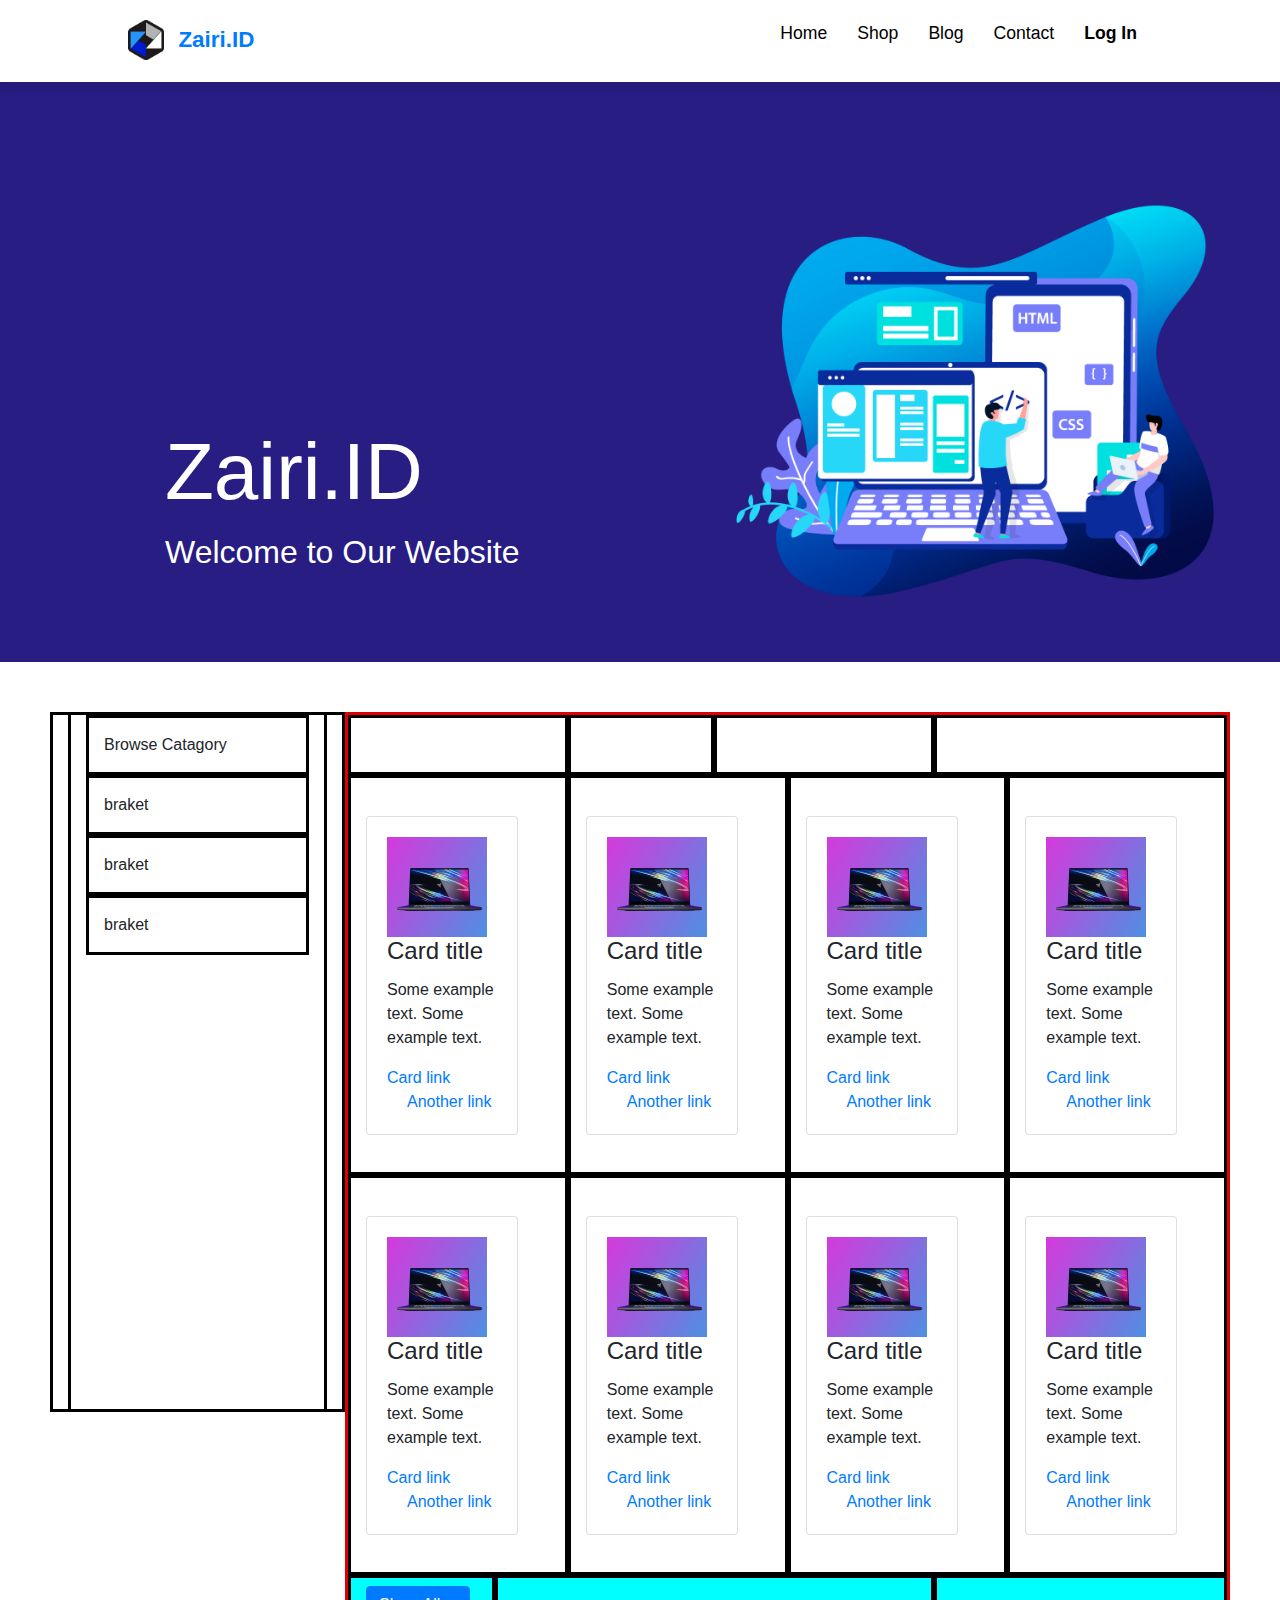
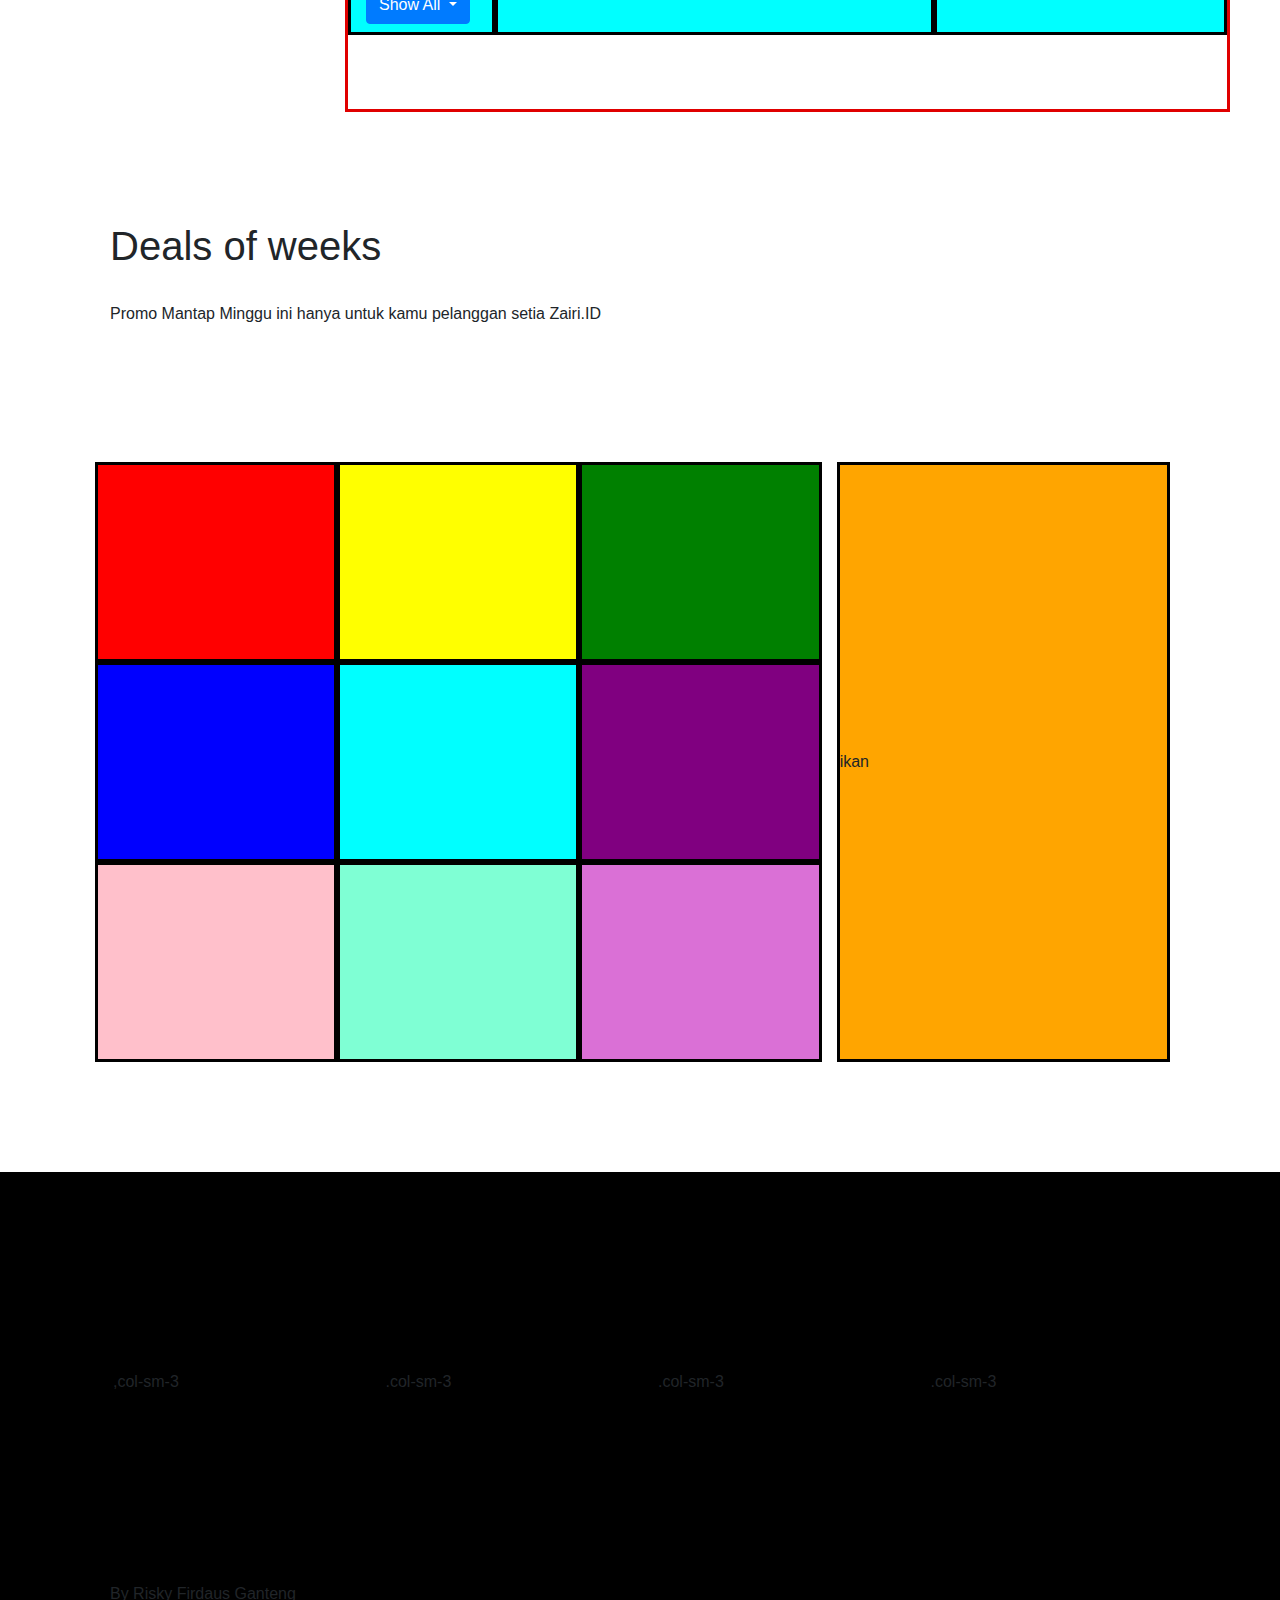
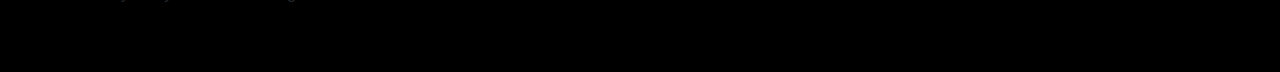
<file: shop.html>
<!DOCTYPE html>
<html lang="en">
<head>
  <meta charset="UTF-8">
  <meta name="viewport" content="width=device-width, initial-scale=1.0">
  <title>E-commerce Lomba IT Fest</title>
  <!-- css -->
  <link rel="stylesheet" href="style.css">
  <!-- bootstrap 4 -->
  <link rel="stylesheet" href="https://cdn.jsdelivr.net/npm/bootstrap@4.6.1/dist/css/bootstrap.min.css">
  <script src="https://cdn.jsdelivr.net/npm/jquery@3.6.0/dist/jquery.slim.min.js"></script>
  <script src="https://cdn.jsdelivr.net/npm/popper.js@1.16.1/dist/umd/popper.min.js"></script>
  <script src="https://cdn.jsdelivr.net/npm/bootstrap@4.6.1/dist/js/bootstrap.bundle.min.js"></script>
  <!-- font -->
  <link rel="preconnect" href="https://fonts.gstatic.com">
<link href="https://fonts.googleapis.com/css2?family=Work+Sans:ital,wght@0,400;0,500;0,600;0,700;1,400;1,500;1,600&display=swap" rel="stylesheet">
<link rel="stylesheet" href="https://cdnjs.cloudflare.com/ajax/libs/font-awesome/4.7.0/css/font-awesome.min.css">
<style>
  /* Make the image fully responsive */
  .carousel-inner img {
    width: 100%;
    height: 100%;
  }
  </style>
</head>
<body>
  <div class="wrapper">
    <nav>
      <div class="container-flex">
        <div class="brand">     
        <img src="LogoZairi.png" alt="">
            <a href="#">Zairi.ID</a>
         </div>
         <div class="burger">
            <div class="bar1"></div>
        <div class="bar2"></div>
        <div class="bar3"></div>
         </div>
         <div class="bg-sidebar"></div>
         <ul class="sidebar">
            <li><a href="index.html">Home</a></li>
            <li><a href="#shop" class="dropdown" data-toggle="dropdown">
              Shop
              <div class="dropdown-menu">
                <a class="dropdown-item" href="shop.html">Shop Catagory</a>
                <a class="dropdown-item" href="product_details.html">Product Details</a>
                <a class="dropdown-item" href="product_details.html">Product Check Out</a>
                <a class="dropdown-item" href="shipping_chart.html">Shopping Chart</a>
                <a class="dropdown-item" href="confirmation.html">Confirmation</a>
              </div>
            </a></li>
            <li><a href="#blog" class="dropdown" data-toggle="dropdown">
              Blog
              <div class="dropdown-menu">
                <a class="dropdown-item" href="blog.html">Blog</a>
                <a class="dropdown-item" href="blog_details.html">Blog Details</a>
              </div>
            </a></li>
            <li><a href="#contact">Contact</a></li>
            <li><a href="login.html">Log In</a></li>
         </ul>
      </div>
    </nav>
  </div>
  <div class="jumbotron jumbotron-fluid" style="background-color: rgb(39, 29, 131);">
    <div class="row container">
      <div class="col-6 nm-usaha">
      <h1>Zairi.ID</h1>
      <p>Welcome to Our Website</p>
      </div>
      <div class="col-4">
        <img src="bnr.png" class="med-screen" alt="">
      </div>
    </div>
  </div>
  <div class="row mainmenu" style="margin: 50px;">
    <div class="col-sm-3 info-menu">
        <div class="container b">
            <div class="col-sm-12 info-b">
                Browse Catagory
            </div>
            <div class="col-sm-12 info-b">
                braket
            </div>
            <div class="col-sm-12 info-b">
                braket
            </div>
            <div class="col-sm-12 info-b">
                braket
            </div>
        </div>
    </div>
    <div class="col-sm-9 info-bagan">
      <div class="row">
        <div class="col-sm-3 info-b"></div>
        <div class="col-sm-2 info-b"></div>
        <div class="col-sm-3 info-b"></div>
        <div class="col-sm-4 info-b"></div><br>
      </div>
    <div class="container-tmbh">
   <div class="row">
    <div class="col-sm-3 brg-bwh">
      <div class="card">
        <div class="card-body" style="width: 150px;">
          <img src="br3.jpg" alt="" style="width: 100px;">
          <h4 class="card-title">Card title</h4>
          <p class="card-text">Some example text. Some example text.</p>
          <a href="#" class="card-link">Card link</a>
          <a href="#" class="card-link">Another link</a>
        </div>
      </div>
    </div>
    <div class="col-sm-3 brg-bwh"> 
      <div class="card">
        <div class="card-body" style="width: 150px;">
          <img src="br3.jpg" alt="" style="width: 100px;">
          <h4 class="card-title">Card title</h4>
          <p class="card-text">Some example text. Some example text.</p>
          <a href="#" class="card-link">Card link</a>
          <a href="#" class="card-link">Another link</a>
        </div>
      </div>
    </div>
    <div class="col-sm-3 brg-bwh">   
      <div class="card">
        <div class="card-body" style="width: 150px;">
          <img src="br3.jpg" alt="" style="width: 100px;">
          <h4 class="card-title">Card title</h4>
          <p class="card-text">Some example text. Some example text.</p>
          <a href="#" class="card-link">Card link</a>
          <a href="#" class="card-link">Another link</a>
        </div>
      </div>
    </div>
    <div class="col-sm-3 brg-bwh">
      <div class="card">
        <div class="card-body" style="width: 150px;">
          <img src="br3.jpg" alt="" style="width: 100px;">
          <h4 class="card-title">Card title</h4>
          <p class="card-text">Some example text. Some example text.</p>
          <a href="#" class="card-link">Card link</a>
          <a href="#" class="card-link">Another link</a>
        </div>
      </div>
    </div> 
    </div>
    <div class="row">
      <div class="col-sm-3 brg-bwh">
        <div class="card">
          <div class="card-body" style="width: 150px;">
            <img src="br3.jpg" alt="" style="width: 100px;">
            <h4 class="card-title">Card title</h4>
            <p class="card-text">Some example text. Some example text.</p>
            <a href="#" class="card-link">Card link</a>
            <a href="#" class="card-link">Another link</a>
          </div>
        </div>
      </div>
      <div class="col-sm-3 brg-bwh">
        <div class="card">
          <div class="card-body" style="width: 150px;">
            <img src="br3.jpg" alt="" style="width: 100px;">
            <h4 class="card-title">Card title</h4>
            <p class="card-text">Some example text. Some example text.</p>
            <a href="#" class="card-link">Card link</a>
            <a href="#" class="card-link">Another link</a>
          </div>
        </div>
      </div>
      <div class="col-sm-3 brg-bwh">
        <div class="card">
          <div class="card-body" style="width: 150px;">
            <img src="br3.jpg" alt="" style="width: 100px;">
            <h4 class="card-title">Card title</h4>
            <p class="card-text">Some example text. Some example text.</p>
            <a href="#" class="card-link">Card link</a>
            <a href="#" class="card-link">Another link</a>
          </div>
        </div>
      </div>
      <div class="col-sm-3 brg-bwh">
        <div class="card">
          <div class="card-body" style="width: 150px;">
            <img src="br3.jpg" alt="" style="width: 100px;">
            <h4 class="card-title">Card title</h4>
            <p class="card-text">Some example text. Some example text.</p>
            <a href="#" class="card-link">Card link</a>
            <a href="#" class="card-link">Another link</a>
          </div>
        </div>
      </div> 
      </div>
    </div>
    <div class="row" style="background-color: aqua;">
      <div class="col-sm-2 info-b" style="text-decoration: none;">
        <button type="button" class="btn btn-primary dropdown-toggle" data-toggle="dropdown">
          Show All
        </button>
        <div class="dropdown-menu">
          <a class="dropdown-item" href="#">Link 1</a>
          <a class="dropdown-item" href="#">Link 2</a>
          <a class="dropdown-item" href="#">Link 3</a>
          <div class="dropdown-divider"></div>
          <a class="dropdown-item" href="#">Another link</a>
        </div>
      </div>
      <div class="col-sm-6 info-b"></div>
      <div class="col-sm-4 info-b"></div><br>
    </div>
  </div>
  </div>
    <div class="container-info">
    <h1>Deals of weeks</h1><br>
    <p>Promo Mantap Minggu ini hanya untuk kamu pelanggan setia Zairi.ID</p>
    </div>
    <section class="category-area">
    <div class="container-info">
      <div class="row justify-content-center">
        <div class="col-lg-8 col-sm-12">
          <div class="row">
            <div class="col-lg-4 col-md-4 info" style="background-color: red;"></div>
            <div class="col-lg-4 col-md-4 info" style="background-color: yellow;"></div>
            <div class="col-lg-4 col-md-4 info" style="background-color: green;"></div>
        </div>
        <div class="row">
          <div class="col-lg-4 col-md-4 info" style="background-color: blue;"></div>
          <div class="col-lg-4 col-md-4 info" style="background-color: aqua;"></div>
          <div class="col-lg-4 col-md-4 info" style="background-color: purple;"></div>
      </div>
      <div class="row">
        <div class="col-lg-4 col-md-4 info" style="background-color: pink;"></div>
        <div class="col-lg-4 col-md-4 info" style="background-color: aquamarine;"></div>
        <div class="col-lg-4 col-md-4 info" style="background-color: orchid;"></div>
    </div>
      </div>
      <div class="col-lg-4 col-md-6">
        <div class="potobwh-info" style="background-color: orange;">ikan</div>
      </div>
    </div>
    </div>
  </section>
  <script src="script.js"></script>
</body>
  <footer class="bwh">
    <div class="container-info">
      <div class="row">
      <div class="col-sm-3 brg-bwh">,col-sm-3</div>
      <div class="col-sm-3 brg-bwh">.col-sm-3</div>
      <div class="col-sm-3 brg-bwh">.col-sm-3</div>
      <div class="col-sm-3 brg-bwh">.col-sm-3</div>
      </div>
      <div>
        <p>By Risky Firdaus Ganteng </p>
      </div>
  </footer>
</html>
</file>
<file: style.css>
* {
    margin: 0;
    padding: 0;
    box-sizing: border-box;
  
  }
  
  body {
    font-family: 'Work Sans', sans-serif;
    background-color: #fff;  
}
  
  /* burger icon */
  
  .burger {
    display: inline-block;
    cursor: pointer;
    z-index: 2;
  }
  
  .bar1, .bar2, .bar3 {
    width: 35px;
    height: 5px;
    background-color: #333;
    margin: 6px 0;
    transition: 0.4s;
    border-radius: 5px;
  }
  
  .change .bar1 {
    -webkit-transform: rotate(-45deg) translate(-9px, 6px);
    transform: rotate(-45deg) translate(-9px, 6px);
    background-color: white;
  }
  
  .change .bar2 {opacity: 0;   background-color: white;}
  
  .change .bar3 {
    -webkit-transform: rotate(45deg) translate(-8px, -8px);
    transform: rotate(45deg) translate(-8px, -8px);
      background-color: white;
  }
  
  /* wraper */
  
  .wrapper {

  
  }
  
  .container-flex {
    display: flex;
    justify-content: space-between;
    align-items: center;
  }
  nav {
    padding: 10px 20px;
    box-shadow: 1px 2px 10px 2px rgba(0,0,0,.1);
    background-color: white;
  }
  
  nav .brand a {
    font-size: 1.4rem;
    text-decoration: none;
    font-weight: 550;
  
  }
  nav .brand img {
    height: 40px;
    margin-top: -5px;
    margin-right: 10px;
  }
  .bg-sidebar {
    top: 0;
    right: -100%;
    bottom: 0;
    width: 100%;
    position: fixed;
    background: rgba(110, 87, 240, 0.1);
    transition: .3s;
    visibility: hidden;
  }
  
  .bg-sidebar.change {
    right: 0;
    visibility: visible;
    display: block;
  }
  
  nav ul {
      display: flex;
      position: fixed;    
      background-color:#505050;
      top: 0;
      bottom: 0;
      right: -300px;
      width: 300px;
      transition: .5s;
      align-items: flex-start;
      flex-direction: column;
  }
  
  nav ul.change {
      right: 0;
      transition: .5s;
  }
  
  nav ul li {
    list-style: none;
    padding: 20px 15px;
  }
  
  nav ul li a {
    color: white;
    font-size: 1.2rem;
      text-decoration: none;
  }
  
  @media screen and (min-width: 960px) {
  
    .bg-sidebar.change {
     right: 0;
     visibility: hidden;
     display: none;
    }

  
    .burger {
      display: none;
    }
  
    nav {
      position: relative;
    }
  
    nav ul {
      display: flex;
        position: relative;    
        background-color:unset;
        top: unset;
        bottom: unset;
        right: unset;
        width: unset;
        flex-direction: row;
    }
  
    nav ul li {
      padding: 10px 15px;
  
    }
  
    nav ul li:hover::after {
      content: "";
      display: block;
      width: 100%;
      height: 3px;
      transition: .3s;
      background-color: black;
      transform: translateY(20px);
    }
  
  
    nav ul li a {
      color: black;
      font-size: 1.1rem;
    }
  
    nav ul li:last-child {
      font-weight: 550;
    }
}

  
  @media screen and (min-width: 1200px) {
    .container-flex {
     width: 100%;
     max-width: 1024px;
     margin: auto;
     display: flex;
    justify-content: space-between;
    align-items: center;
    }
}
 
.jumbotron-fluid{
  display: flex;
  height: 580px;
}
.med-screen{

  width: 150%;
  height: auto;
}
@media screen and (max-width: 380px) {
  .med-screen {
  width: 0%;
  display: none;
  visibility: hidden;
  }
}
.nm-usaha{
  margin-top: 25%;
  color: #fff;
  margin-left: 150px;
}
.nm-usaha h1 {
  font-size: 500%;
}
.nm-usaha p {
  font-size: 200%;
}
.container-info {
  margin: 100px;
  padding: 10px;
}
.info {
  display: flex;
  align-items: center;
  height: 200px;
  border: 3px solid black;
}
.info-menu {
  display: flex;
  align-items: center;
  height: 700px;
  border: 3px solid black;
}
.info-b {
  display: flex;
  align-items: center;
  height: 60px;
  width: 40px;
  border: 3px solid black;
}
.b {
  align-items: center;
  height: 700px;
  width: 300px;
  border: 3px solid black; 
}
.info-gmbr{
  display: flex;
  align-items: center;
  height: 200px;
  border: 3px solid black;
}
.info-gmbr img {
  height: 150px;
}
.info-gmbr1 {
  background-image: url(b1.jpg);
}

.potokanan-info {
  display: flex;
  align-items: center;
  height: 400px;
  border: 3px solid black;
}

.brg-bwh{
  display: flex;
  align-items: center;
  height: 400px;
  border: 3px solid black;
}
.container-bawah{
  margin-left: 100px;
}
.bnr-bwh {
  display: flex;
  align-items: center;
  height: 500px;
  border: 3px solid black;
}
.potobwh-info {
  display: flex;
  align-items: center;
  height: 600px;
  border: 3px solid black;
}
.bwh{
  background-color: black;
  height: 500px;
  width: 100%;
}
.mainmenu{
  height: 1000px;
}
.info-bagan{
  height: 1000px;
  border: 3px solid rgb(224, 0, 0); 
}
.container-tmbh{
}
</file>
